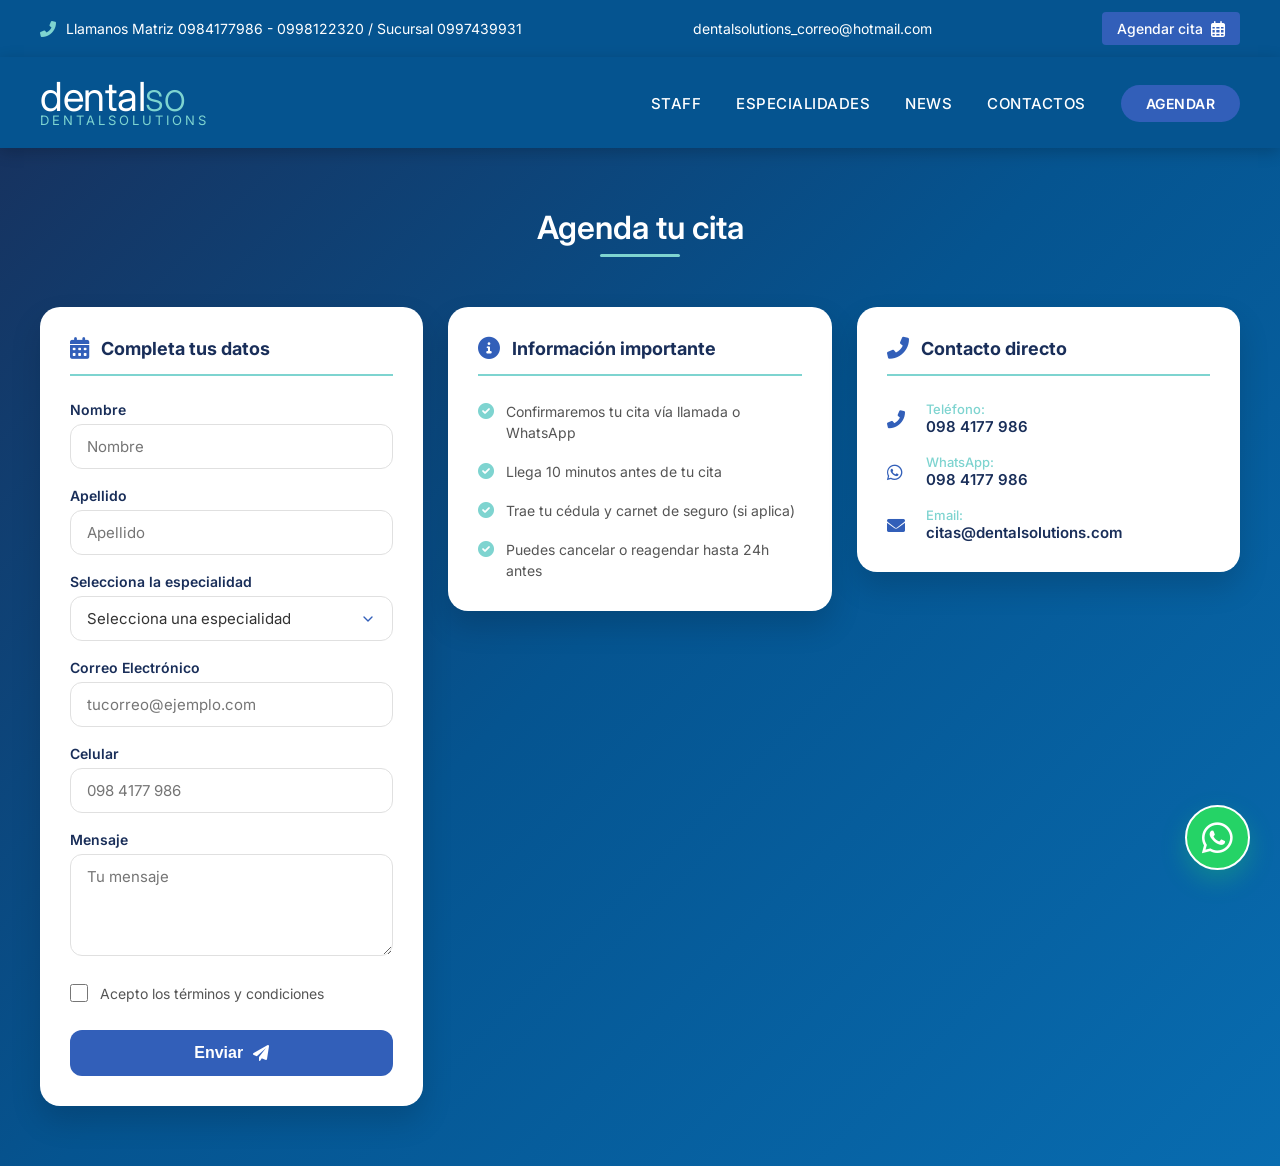
<file: agendar.html>
<!DOCTYPE html>
<html lang="es">
<head>
    <meta charset="UTF-8">
    <meta name="viewport" content="width=device-width, initial-scale=1.0">
    <title>Dental Solutions - Agendar Cita</title>
    <link rel="stylesheet" href="style.css">
    <link rel="stylesheet" href="https://cdnjs.cloudflare.com/ajax/libs/font-awesome/6.0.0/css/all.min.css">
    <link href="https://fonts.googleapis.com/css2?family=Inter:wght@300;400;500;600;700&display=swap" rel="stylesheet">
</head>
<body>
    <!-- Barra superior -->
    <div class="top-bar">
        <div class="container">
            <div class="contact-left">
                <i class="fas fa-phone-alt"></i>
                <span>Llamanos Matriz 0984177986 - 0998122320 / Sucursal 0997439931</span>
            </div>
            <span>dentalsolutions_correo@hotmail.com</span>
            <a href="agendar.html" class="appointment-link">
                Agendar cita <i class="far fa-calendar-alt"></i>
            </a>
        </div>
    </div>

    <!-- Header con logo clickeable -->
    <header>
        <div class="container header-content">
            <a href="index.html" class="logo-link">
                <div class="logo-wrapper">
                    <div class="logo">
                        dental<span>so</span>
                    </div>
                    <div class="logo-sub">Dentalsolutions</div>
                </div>
            </a>

            <div class="mobile-menu-btn" id="mobileBtn">
                <span></span>
                <span></span>
                <span></span>
            </div>

            <nav class="main-nav" id="mainNav">
                <ul class="nav-links">
                    <li><a href="staff1.html">Staff</a></li>
                    <li><a href="especialidades.html">Especialidades</a></li>
                    <li><a href="news.html">News</a></li>
                    <li><a href="contactos.html">Contactos</a></li>
                    <li><a href="agendar.html" class="btn-agendar-nav active">AGENDAR</a></li>
                </ul>
            </nav>
        </div>
    </header>

    <!-- Título de la página -->
    <section class="titulo-pagina">
        <div class="container">
            <h2>Agenda tu cita</h2>
        </div>
    </section>

    <!-- Contenedor principal simétrico -->
    <section class="seccion-principal">
        <div class="container">
            <div class="grid-simetrico">
                <!-- Formulario -->
                <div class="card card-formulario">
                    <div class="card-header">
                        <i class="fas fa-calendar-alt"></i>
                        <h3>Completa tus datos</h3>
                    </div>
                    <form id="agendarForm" class="formulario">
                        <div class="campo">
                            <label>Nombre</label>
                            <input type="text" placeholder="Nombre" required>
                        </div>

                        <div class="campo">
                            <label>Apellido</label>
                            <input type="text" placeholder="Apellido" required>
                        </div>

                        <div class="campo">
                            <label>Selecciona la especialidad</label>
                            <select required>
                                <option value="" disabled selected>Selecciona una especialidad</option>
                                <option value="implantes">Implantes</option>
                                <option value="ortodoncia">Ortodoncia</option>
                                <option value="estetica">Estética Dental</option>
                                <option value="endodoncia">Endodoncia</option>
                                <option value="periodoncia">Periodoncia</option>
                                <option value="cirugia">Cirugía Maxilofacial</option>
                                <option value="odontopediatria">Odontopediatría</option>
                                <option value="rehabilitacion">Rehabilitación Oral</option>
                            </select>
                        </div>

                        <div class="campo">
                            <label>Correo Electrónico</label>
                            <input type="email" placeholder="tucorreo@ejemplo.com" required>
                        </div>

                        <div class="campo">
                            <label>Celular</label>
                            <input type="tel" placeholder="098 4177 986" required>
                        </div>

                        <div class="campo">
                            <label>Mensaje</label>
                            <textarea rows="4" placeholder="Tu mensaje"></textarea>
                        </div>

                        <div class="terminos">
                            <input type="checkbox" id="terminos" required>
                            <label for="terminos">Acepto los términos y condiciones</label>
                        </div>

                        <button type="submit" class="btn-enviar">
                            Enviar <i class="fas fa-paper-plane"></i>
                        </button>
                    </form>
                </div>

                <!-- Información importante -->
                <div class="card card-info">
                    <div class="card-header">
                        <i class="fas fa-info-circle"></i>
                        <h3>Información importante</h3>
                    </div>
                    <ul class="lista-info">
                        <li>
                            <i class="fas fa-check-circle"></i>
                            <span>Confirmaremos tu cita vía llamada o WhatsApp</span>
                        </li>
                        <li>
                            <i class="fas fa-check-circle"></i>
                            <span>Llega 10 minutos antes de tu cita</span>
                        </li>
                        <li>
                            <i class="fas fa-check-circle"></i>
                            <span>Trae tu cédula y carnet de seguro (si aplica)</span>
                        </li>
                        <li>
                            <i class="fas fa-check-circle"></i>
                            <span>Puedes cancelar o reagendar hasta 24h antes</span>
                        </li>
                    </ul>
                </div>

                <!-- Contacto directo -->
                <div class="card card-contacto">
                    <div class="card-header">
                        <i class="fas fa-phone-alt"></i>
                        <h3>Contacto directo</h3>
                    </div>
                    <div class="contacto-items">
                        <div class="contacto-item">
                            <i class="fas fa-phone-alt"></i>
                            <div>
                                <span class="contacto-label">Teléfono:</span>
                                <span class="contacto-valor">098 4177 986</span>
                            </div>
                        </div>
                        <div class="contacto-item">
                            <i class="fab fa-whatsapp"></i>
                            <div>
                                <span class="contacto-label">WhatsApp:</span>
                                <span class="contacto-valor">098 4177 986</span>
                            </div>
                        </div>
                        <div class="contacto-item">
                            <i class="fas fa-envelope"></i>
                            <div>
                                <span class="contacto-label">Email:</span>
                                <span class="contacto-valor">citas@dentalsolutions.com</span>
                            </div>
                        </div>
                    </div>
                </div>
            </div>
        </div>
    </section>

    <!-- WhatsApp flotante -->
    <a href="https://wa.me/5984177986" class="whatsapp-float" target="_blank">
        <i class="fab fa-whatsapp"></i>
    </a>

    <style>
        * {
            margin: 0;
            padding: 0;
            box-sizing: border-box;
        }

        body {
            font-family: 'Inter', sans-serif;
            background: linear-gradient(135deg, #192E59, #055490, #086cb0);
            color: white;
        }

        .container {
            max-width: 1300px;
            margin: 0 auto;
            padding: 0 40px;
        }

        /* Top Bar */
        .top-bar {
            background-color: #055490;
            padding: 12px 0;
            font-size: 14px;
        }

        .top-bar .container {
            display: flex;
            justify-content: space-between;
            align-items: center;
        }

        .contact-left {
            display: flex;
            align-items: center;
            gap: 10px;
            color: white;
        }

        .appointment-link {
            display: flex;
            align-items: center;
            gap: 8px;
            color: white;
            text-decoration: none;
            font-weight: 500;
        }

        /* Header */
        header {
            background: #055490;
            padding: 20px 0;
            box-shadow: 0 4px 15px rgba(0,0,0,0.2);
        }

        .header-content {
            display: flex;
            justify-content: space-between;
            align-items: center;
        }

        .logo-wrapper {
            display: flex;
            flex-direction: column;
        }

        .logo {
            font-size: 40px;
            font-weight: 400;
            color: white;
            line-height: 1;
        }

        .logo span {
            color: #7ed4d0;
            font-weight: 300;
        }

        .logo-sub {
            font-size: 13px;
            color: #7ed4d0;
            letter-spacing: 3px;
            text-transform: uppercase;
        }

        .nav-links {
            display: flex;
            list-style: none;
            gap: 35px;
        }

        .nav-links a {
            text-decoration: none;
            color: white;
            font-size: 15px;
            font-weight: 500;
            text-transform: uppercase;
            transition: color 0.3s;
        }

        .nav-links a:hover,
        .nav-links a.active {
            color: #7ed4d0;
        }

        .btn-agendar-nav {
            background-color: #325fb9 !important;
            padding: 10px 25px !important;
            border-radius: 30px;
            font-weight: 600 !important;
        }

        /* Título página */
        .titulo-pagina {
            padding: 60px 0 20px;
            text-align: center;
        }

        .titulo-pagina h2 {
            font-size: 32px;
            font-weight: 600;
            color: white;
            position: relative;
            display: inline-block;
            padding-bottom: 10px;
        }

        .titulo-pagina h2::after {
            content: '';
            position: absolute;
            bottom: 0;
            left: 50%;
            transform: translateX(-50%);
            width: 80px;
            height: 3px;
            background: #7ed4d0;
            border-radius: 2px;
        }

        /* Grid simétrico - 3 columnas iguales */
        .grid-simetrico {
            display: grid;
            grid-template-columns: repeat(3, 1fr);
            gap: 25px;
            margin: 30px 0 60px;
        }

        /* Cards base - todas iguales */
        .card {
            background: white;
            border-radius: 20px;
            padding: 30px;
            box-shadow: 0 15px 30px rgba(0, 0, 0, 0.15);
            transition: transform 0.3s;
            display: flex;
            flex-direction: column;
            height: fit-content;
        }

        .card:hover {
            transform: translateY(-5px);
            box-shadow: 0 20px 40px rgba(0, 0, 0, 0.2);
        }

        /* Header de cards */
        .card-header {
            display: flex;
            align-items: center;
            gap: 12px;
            margin-bottom: 25px;
            border-bottom: 2px solid #7ed4d0;
            padding-bottom: 15px;
        }

        .card-header i {
            font-size: 22px;
            color: #325fb9;
        }

        .card-header h3 {
            color: #192E59;
            font-size: 18px;
            font-weight: 700;
        }

        /* Formulario */
        .formulario {
            display: flex;
            flex-direction: column;
            gap: 18px;
        }

        .campo {
            display: flex;
            flex-direction: column;
            gap: 6px;
        }

        .campo label {
            color: #192E59;
            font-size: 14px;
            font-weight: 600;
        }

        .campo input,
        .campo select,
        .campo textarea {
            padding: 12px 16px;
            border-radius: 12px;
            border: 1px solid #e0e0e0;
            background: white;
            color: #333;
            font-family: 'Inter', sans-serif;
            font-size: 15px;
            transition: all 0.3s;
        }

        .campo input:focus,
        .campo select:focus,
        .campo textarea:focus {
            outline: none;
            border-color: #325fb9;
            box-shadow: 0 0 0 3px rgba(50, 95, 185, 0.1);
        }

        .campo select {
            cursor: pointer;
            appearance: none;
            background-image: url("data:image/svg+xml,%3Csvg xmlns='http://www.w3.org/2000/svg' width='16' height='16' viewBox='0 0 24 24' fill='none' stroke='%23325fb9' stroke-width='2' stroke-linecap='round' stroke-linejoin='round'%3E%3Cpolyline points='6 9 12 15 18 9'%3E%3C/polyline%3E%3C/svg%3E");
            background-repeat: no-repeat;
            background-position: right 16px center;
        }

        .terminos {
            display: flex;
            align-items: center;
            gap: 12px;
            margin: 10px 0;
        }

        .terminos input[type="checkbox"] {
            width: 18px;
            height: 18px;
            accent-color: #325fb9;
            cursor: pointer;
        }

        .terminos label {
            color: #555;
            font-size: 14px;
        }

        .btn-enviar {
            background: #325fb9;
            color: white;
            border: none;
            padding: 14px;
            border-radius: 12px;
            font-size: 16px;
            font-weight: 600;
            cursor: pointer;
            transition: all 0.3s;
            display: flex;
            align-items: center;
            justify-content: center;
            gap: 10px;
        }

        .btn-enviar:hover {
            background: #254a94;
            transform: translateY(-2px);
            box-shadow: 0 10px 20px rgba(50, 95, 185, 0.3);
        }

        /* Lista información */
        .lista-info {
            list-style: none;
            display: flex;
            flex-direction: column;
            gap: 18px;
        }

        .lista-info li {
            display: flex;
            align-items: flex-start;
            gap: 12px;
            color: #555;
            font-size: 14px;
            line-height: 1.5;
        }

        .lista-info li i {
            color: #7ed4d0;
            font-size: 16px;
            margin-top: 2px;
        }

        /* Contacto items */
        .contacto-items {
            display: flex;
            flex-direction: column;
            gap: 18px;
        }

        .contacto-item {
            display: flex;
            align-items: center;
            gap: 15px;
        }

        .contacto-item i {
            font-size: 18px;
            color: #325fb9;
            width: 24px;
        }

        .contacto-item div {
            display: flex;
            flex-direction: column;
        }

        .contacto-label {
            font-size: 13px;
            color: #7ed4d0;
            font-weight: 500;
        }

        .contacto-valor {
            font-size: 15px;
            color: #192E59;
            font-weight: 600;
        }

        /* WhatsApp */
        .whatsapp-float {
            position: fixed;
            bottom: 30px;
            right: 30px;
            background: #25D366;
            color: white;
            width: 65px;
            height: 65px;
            border-radius: 50%;
            display: flex;
            align-items: center;
            justify-content: center;
            font-size: 35px;
            text-decoration: none;
            z-index: 1000;
            box-shadow: 0 10px 25px rgba(37, 211, 102, 0.3);
            border: 2px solid white;
            transition: all 0.3s;
        }

        .whatsapp-float:hover {
            transform: scale(1.1) rotate(360deg);
        }

        /* Responsive */
        @media (max-width: 992px) {
            .grid-simetrico {
                grid-template-columns: repeat(2, 1fr);
            }
            
            .card-formulario {
                grid-column: span 2;
            }
        }

        @media (max-width: 768px) {
            .grid-simetrico {
                grid-template-columns: 1fr;
            }
            
            .card-formulario {
                grid-column: span 1;
            }
            
            .card {
                padding: 25px;
            }
            
            .titulo-pagina h2 {
                font-size: 26px;
            }
        }

        @media (max-width: 480px) {
            .container {
                padding: 0 20px;
            }
        }
    </style>

    <script>
        document.getElementById('mobileBtn').addEventListener('click', function() {
            document.getElementById('mainNav').classList.toggle('active');
            this.classList.toggle('active');
        });

        document.getElementById('agendarForm').addEventListener('submit', function(e) {
            e.preventDefault();
            alert('¡Cita agendada con éxito! Te contactaremos para confirmar.');
            this.reset();
        });
    </script>
</body>
</html>
</file>
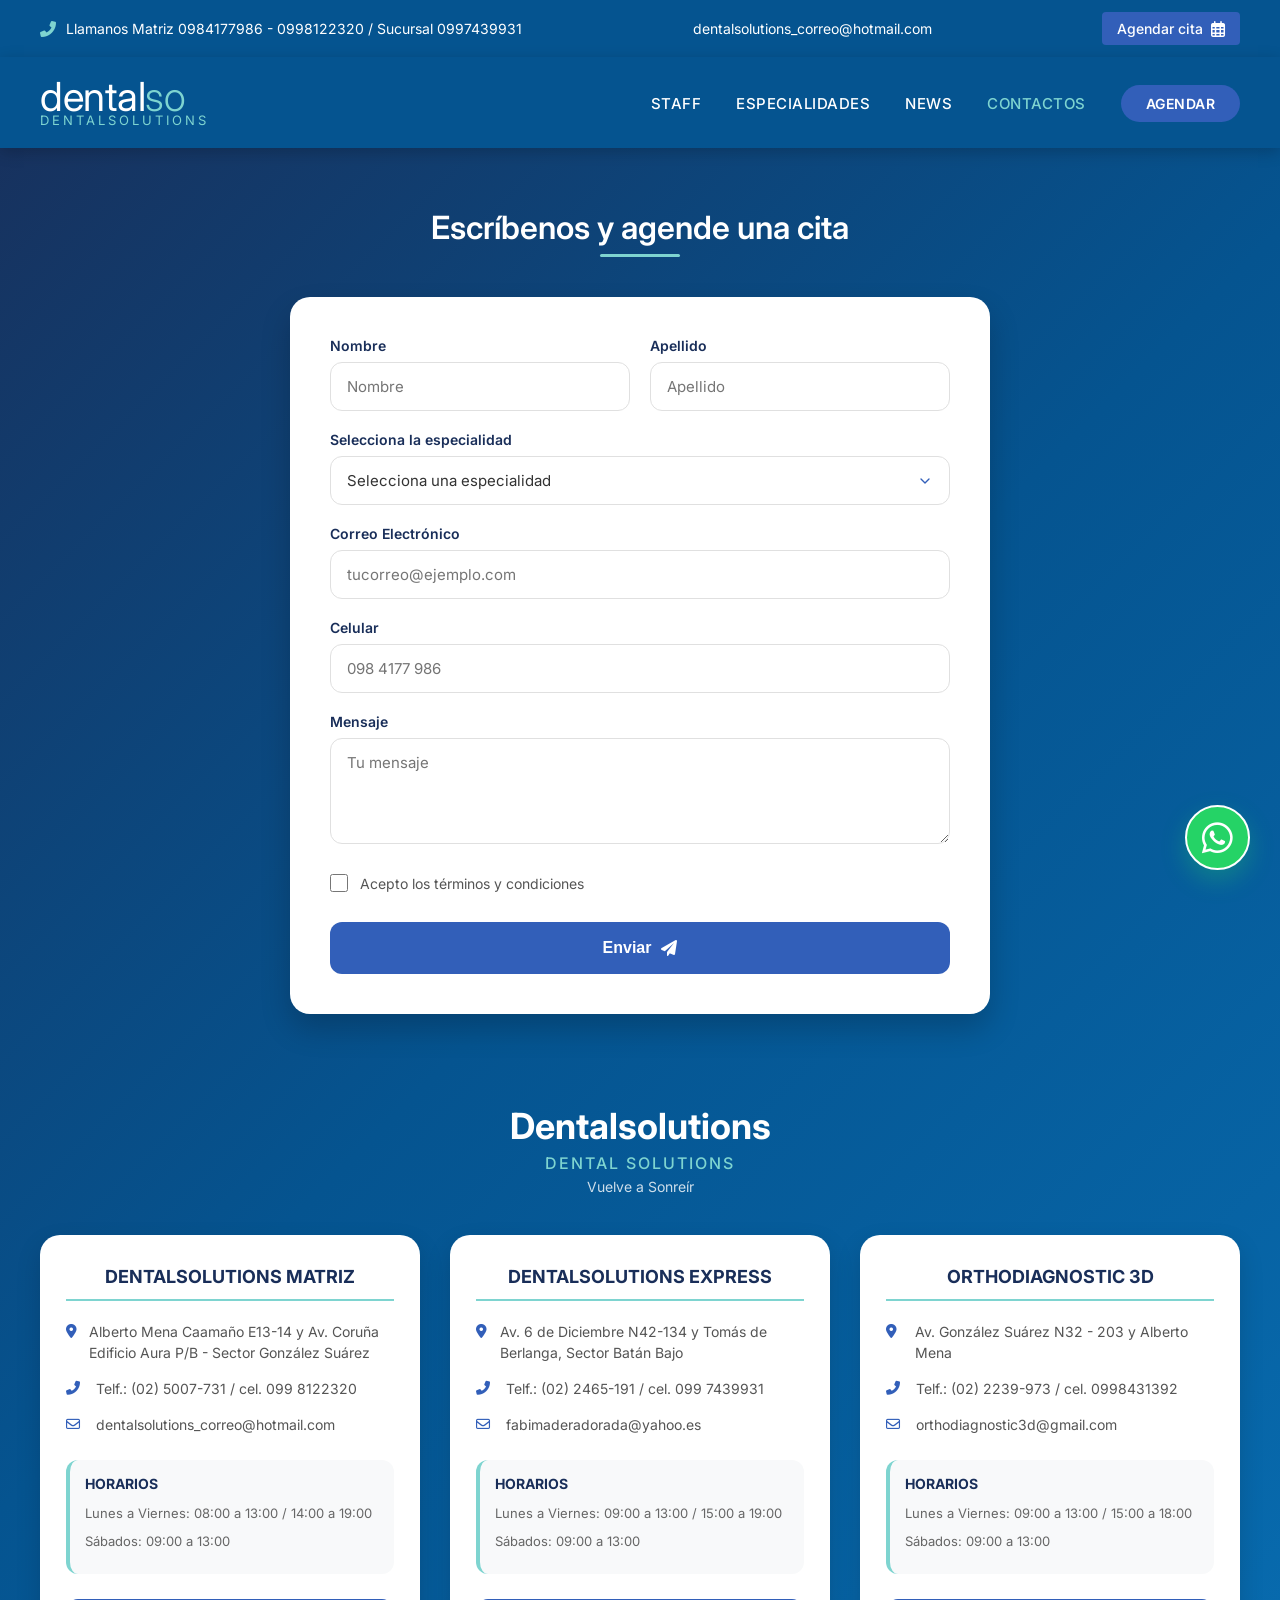
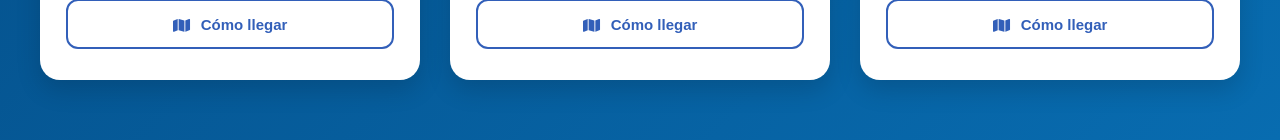
<file: contactos.html>
<!DOCTYPE html>
<html lang="es">
<head>
    <meta charset="UTF-8">
    <meta name="viewport" content="width=device-width, initial-scale=1.0">
    <title>Dental Solutions - Contactos</title>
    <link rel="stylesheet" href="style.css">
    <link rel="stylesheet" href="https://cdnjs.cloudflare.com/ajax/libs/font-awesome/6.0.0/css/all.min.css">
    <link href="https://fonts.googleapis.com/css2?family=Inter:wght@300;400;500;600;700&display=swap" rel="stylesheet">
</head>
<body>
    <!-- Barra superior -->
    <div class="top-bar">
        <div class="container">
            <div class="contact-left">
                <i class="fas fa-phone-alt"></i>
                <span>Llamanos Matriz 0984177986 - 0998122320 / Sucursal 0997439931</span>
            </div>
            <span>dentalsolutions_correo@hotmail.com</span>
            <a href="agendar.html" class="appointment-link">
                Agendar cita <i class="far fa-calendar-alt"></i>
            </a>
        </div>
    </div>

    <!-- Header con logo clickeable -->
    <header>
        <div class="container header-content">
            <a href="index.html" class="logo-link">
                <div class="logo-wrapper">
                    <div class="logo">
                        dental<span>so</span>
                    </div>
                    <div class="logo-sub">Dentalsolutions</div>
                </div>
            </a>

            <div class="mobile-menu-btn" id="mobileBtn">
                <span></span>
                <span></span>
                <span></span>
            </div>

            <nav class="main-nav" id="mainNav">
                <ul class="nav-links">
                    <li><a href="staff1.html">Staff</a></li>
                    <li><a href="especialidades.html">Especialidades</a></li>
                    <li><a href="news.html">News</a></li>
                    <li><a href="contactos.html" class="active">Contactos</a></li>
                    <li><a href="agendar.html" class="btn-agendar-nav">AGENDAR</a></li>
                </ul>
            </nav>
        </div>
    </header>

    <!-- Título principal -->
    <section class="titulo-principal">
        <div class="container">
            <h2>Escríbenos y agende una cita</h2>
        </div>
    </section>

    <!-- Formulario de contacto -->
    <section class="seccion-formulario">
        <div class="container">
            <div class="formulario-contenedor">
                <form id="contactForm" class="formulario">
                    <div class="fila-doble">
                        <div class="campo">
                            <label>Nombre</label>
                            <input type="text" placeholder="Nombre" required>
                        </div>
                        <div class="campo">
                            <label>Apellido</label>
                            <input type="text" placeholder="Apellido" required>
                        </div>
                    </div>

                    <div class="campo">
                        <label>Selecciona la especialidad</label>
                        <select required>
                            <option value="" disabled selected>Selecciona una especialidad</option>
                            <option value="implantes">Implantes</option>
                            <option value="ortodoncia">Ortodoncia</option>
                            <option value="estetica">Estética Dental</option>
                            <option value="endodoncia">Endodoncia</option>
                            <option value="periodoncia">Periodoncia</option>
                            <option value="cirugia">Cirugía Maxilofacial</option>
                            <option value="odontopediatria">Odontopediatría</option>
                            <option value="rehabilitacion">Rehabilitación Oral</option>
                        </select>
                    </div>

                    <div class="campo">
                        <label>Correo Electrónico</label>
                        <input type="email" placeholder="tucorreo@ejemplo.com" required>
                    </div>

                    <div class="campo">
                        <label>Celular</label>
                        <input type="tel" placeholder="098 4177 986" required>
                    </div>

                    <div class="campo">
                        <label>Mensaje</label>
                        <textarea rows="4" placeholder="Tu mensaje"></textarea>
                    </div>

                    <div class="terminos">
                        <input type="checkbox" id="terminos" required>
                        <label for="terminos">Acepto los términos y condiciones</label>
                    </div>

                    <button type="submit" class="btn-enviar">
                        Enviar <i class="fas fa-paper-plane"></i>
                    </button>
                </form>
            </div>
        </div>
    </section>

    <!-- Título Dental Solutions -->
    <section class="titulo-sedes">
        <div class="container">
            <h2>Dentalsolutions</h2>
            <p class="subtitulo">DENTAL SOLUTIONS</p>
            <p class="lema">Vuelve a Sonreír</p>
        </div>
    </section>

    <!-- Grid de sedes -->
    <section class="seccion-sedes">
        <div class="container">
            <div class="grid-sedes">
                <!-- MATRIZ -->
                <div class="tarjeta-sede">
                    <h3>DENTALSOLUTIONS MATRIZ</h3>
                    <p class="direccion">
                        <i class="fas fa-map-marker-alt"></i>
                        Alberto Mena Caamaño E13-14 y Av. Coruña Edificio Aura P/B - Sector González Suárez
                    </p>
                    <p class="telefono">
                        <i class="fas fa-phone-alt"></i>
                        Telf.: (02) 5007-731 / cel. 099 8122320
                    </p>
                    <p class="email">
                        <i class="far fa-envelope"></i>
                        dentalsolutions_correo@hotmail.com
                    </p>
                    <div class="horarios">
                        <h4>HORARIOS</h4>
                        <p>Lunes a Viernes: 08:00 a 13:00 / 14:00 a 19:00</p>
                        <p>Sábados: 09:00 a 13:00</p>
                    </div>
                    <button class="btn-llegar" onclick="abrirMapa('matriz')">
                        <i class="fas fa-map"></i> Cómo llegar
                    </button>
                </div>

                <!-- EXPRESS -->
                <div class="tarjeta-sede">
                    <h3>DENTALSOLUTIONS EXPRESS</h3>
                    <p class="direccion">
                        <i class="fas fa-map-marker-alt"></i>
                        Av. 6 de Diciembre N42-134 y Tomás de Berlanga, Sector Batán Bajo
                    </p>
                    <p class="telefono">
                        <i class="fas fa-phone-alt"></i>
                        Telf.: (02) 2465-191 / cel. 099 7439931
                    </p>
                    <p class="email">
                        <i class="far fa-envelope"></i>
                        fabimaderadorada@yahoo.es
                    </p>
                    <div class="horarios">
                        <h4>HORARIOS</h4>
                        <p>Lunes a Viernes: 09:00 a 13:00 / 15:00 a 19:00</p>
                        <p>Sábados: 09:00 a 13:00</p>
                    </div>
                    <button class="btn-llegar" onclick="abrirMapa('express')">
                        <i class="fas fa-map"></i> Cómo llegar
                    </button>
                </div>

                <!-- ORTHODIAGNOSTIC 3D -->
                <div class="tarjeta-sede">
                    <h3>ORTHODIAGNOSTIC 3D</h3>
                    <p class="direccion">
                        <i class="fas fa-map-marker-alt"></i>
                        Av. González Suárez N32 - 203 y Alberto Mena
                    </p>
                    <p class="telefono">
                        <i class="fas fa-phone-alt"></i>
                        Telf.: (02) 2239-973 / cel. 0998431392
                    </p>
                    <p class="email">
                        <i class="far fa-envelope"></i>
                        orthodiagnostic3d@gmail.com
                    </p>
                    <div class="horarios">
                        <h4>HORARIOS</h4>
                        <p>Lunes a Viernes: 09:00 a 13:00 / 15:00 a 18:00</p>
                        <p>Sábados: 09:00 a 13:00</p>
                    </div>
                    <button class="btn-llegar" onclick="abrirMapa('ortho')">
                        <i class="fas fa-map"></i> Cómo llegar
                    </button>
                </div>
            </div>
        </div>
    </section>

    <!-- Modal del mapa -->
    <div id="mapModal" class="modal">
        <div class="modal-contenido">
            <button class="cerrar-modal" onclick="cerrarMapa()">
                <i class="fas fa-times"></i>
            </button>
            <div id="map-container" class="mapa-modal"></div>
        </div>
    </div>

    <!-- WhatsApp flotante -->
    <a href="https://wa.me/5984177986" class="whatsapp-float" target="_blank">
        <i class="fab fa-whatsapp"></i>
    </a>

    <style>
        * {
            margin: 0;
            padding: 0;
            box-sizing: border-box;
        }

        body {
            font-family: 'Inter', sans-serif;
            background: linear-gradient(135deg, #192E59, #055490, #086cb0);
            color: white;
        }

        .container {
            max-width: 1300px;
            margin: 0 auto;
            padding: 0 40px;
        }

        /* Top Bar */
        .top-bar {
            background-color: #055490;
            padding: 12px 0;
            font-size: 14px;
        }

        .top-bar .container {
            display: flex;
            justify-content: space-between;
            align-items: center;
        }

        .contact-left {
            display: flex;
            align-items: center;
            gap: 10px;
            color: white;
        }

        .appointment-link {
            display: flex;
            align-items: center;
            gap: 8px;
            color: white;
            text-decoration: none;
            font-weight: 500;
        }

        /* Header */
        header {
            background: #055490;
            padding: 20px 0;
            box-shadow: 0 4px 15px rgba(0,0,0,0.2);
        }

        .header-content {
            display: flex;
            justify-content: space-between;
            align-items: center;
        }

        .logo-wrapper {
            display: flex;
            flex-direction: column;
        }

        .logo {
            font-size: 40px;
            font-weight: 400;
            color: white;
            line-height: 1;
        }

        .logo span {
            color: #7ed4d0;
            font-weight: 300;
        }

        .logo-sub {
            font-size: 13px;
            color: #7ed4d0;
            letter-spacing: 3px;
            text-transform: uppercase;
        }

        .nav-links {
            display: flex;
            list-style: none;
            gap: 35px;
        }

        .nav-links a {
            text-decoration: none;
            color: white;
            font-size: 15px;
            font-weight: 500;
            text-transform: uppercase;
            transition: color 0.3s;
        }

        .nav-links a:hover,
        .nav-links a.active {
            color: #7ed4d0;
        }

        .btn-agendar-nav {
            background-color: #325fb9 !important;
            padding: 10px 25px !important;
            border-radius: 30px;
            font-weight: 600 !important;
        }

        .btn-agendar-nav:hover {
            background-color: #254a94 !important;
            color: white !important;
        }

        /* Título principal */
        .titulo-principal {
            padding: 60px 0 20px;
            text-align: center;
        }

        .titulo-principal h2 {
            font-size: 32px;
            font-weight: 600;
            color: white;
            position: relative;
            display: inline-block;
            padding-bottom: 10px;
        }

        .titulo-principal h2::after {
            content: '';
            position: absolute;
            bottom: 0;
            left: 50%;
            transform: translateX(-50%);
            width: 80px;
            height: 3px;
            background: #7ed4d0;
            border-radius: 2px;
        }

        /* Formulario */
        .seccion-formulario {
            padding: 20px 0 50px;
        }

        .formulario-contenedor {
            max-width: 700px;
            margin: 0 auto;
            background: white;
            border-radius: 20px;
            padding: 40px;
            box-shadow: 0 15px 30px rgba(0, 0, 0, 0.2);
        }

        .formulario {
            display: flex;
            flex-direction: column;
            gap: 20px;
        }

        .fila-doble {
            display: grid;
            grid-template-columns: 1fr 1fr;
            gap: 20px;
        }

        .campo {
            display: flex;
            flex-direction: column;
            gap: 8px;
        }

        .campo label {
            color: #192E59;
            font-size: 14px;
            font-weight: 600;
        }

        .campo input,
        .campo select,
        .campo textarea {
            padding: 14px 16px;
            border-radius: 12px;
            border: 1px solid #e0e0e0;
            background: white;
            color: #333;
            font-family: 'Inter', sans-serif;
            font-size: 15px;
            transition: all 0.3s;
        }

        .campo input:focus,
        .campo select:focus,
        .campo textarea:focus {
            outline: none;
            border-color: #325fb9;
            box-shadow: 0 0 0 3px rgba(50, 95, 185, 0.1);
        }

        .campo select {
            cursor: pointer;
            appearance: none;
            background-image: url("data:image/svg+xml,%3Csvg xmlns='http://www.w3.org/2000/svg' width='16' height='16' viewBox='0 0 24 24' fill='none' stroke='%23325fb9' stroke-width='2' stroke-linecap='round' stroke-linejoin='round'%3E%3Cpolyline points='6 9 12 15 18 9'%3E%3C/polyline%3E%3C/svg%3E");
            background-repeat: no-repeat;
            background-position: right 16px center;
        }

        .terminos {
            display: flex;
            align-items: center;
            gap: 12px;
            margin: 10px 0;
        }

        .terminos input[type="checkbox"] {
            width: 18px;
            height: 18px;
            accent-color: #325fb9;
            cursor: pointer;
        }

        .terminos label {
            color: #555;
            font-size: 14px;
        }

        .btn-enviar {
            background: #325fb9;
            color: white;
            border: none;
            padding: 16px;
            border-radius: 12px;
            font-size: 16px;
            font-weight: 600;
            cursor: pointer;
            transition: all 0.3s;
            display: flex;
            align-items: center;
            justify-content: center;
            gap: 10px;
            border: 1px solid transparent;
        }

        .btn-enviar:hover {
            background: #254a94;
            transform: translateY(-2px);
            box-shadow: 0 10px 20px rgba(50, 95, 185, 0.3);
        }

        /* Título sedes */
        .titulo-sedes {
            padding: 40px 0 20px;
            text-align: center;
        }

        .titulo-sedes h2 {
            font-size: 36px;
            font-weight: 700;
            color: white;
        }

        .subtitulo {
            color: #7ed4d0;
            font-size: 16px;
            letter-spacing: 2px;
            margin: 5px 0;
            font-weight: 500;
        }

        .lema {
            font-size: 14px;
            color: rgba(255,255,255,0.8);
        }

        /* Grid de sedes */
        .seccion-sedes {
            padding: 20px 0 60px;
        }

        .grid-sedes {
            display: grid;
            grid-template-columns: repeat(3, 1fr);
            gap: 30px;
        }

        .tarjeta-sede {
            background: white;
            border-radius: 20px;
            padding: 30px 25px;
            transition: all 0.3s ease;
            box-shadow: 0 10px 25px rgba(0, 0, 0, 0.15);
            border: 1px solid rgba(255,255,255,0.1);
        }

        .tarjeta-sede:hover {
            transform: translateY(-8px);
            box-shadow: 0 20px 35px rgba(50, 95, 185, 0.3);
            border-color: #325fb9;
        }

        .tarjeta-sede h3 {
            font-size: 18px;
            font-weight: 700;
            margin-bottom: 20px;
            color: #192E59;
            text-align: center;
            border-bottom: 2px solid #7ed4d0;
            padding-bottom: 12px;
        }

        .tarjeta-sede p {
            margin-bottom: 15px;
            display: flex;
            align-items: flex-start;
            gap: 12px;
            font-size: 14px;
            line-height: 1.5;
            color: #555;
        }

        .tarjeta-sede i {
            color: #325fb9;
            width: 18px;
            margin-top: 3px;
        }

        .horarios {
            margin: 25px 0;
            padding: 15px;
            background: #f8f9fa;
            border-radius: 12px;
            border-left: 4px solid #7ed4d0;
        }

        .horarios h4 {
            color: #192E59;
            font-size: 14px;
            margin-bottom: 12px;
            font-weight: 700;
        }

        .horarios p {
            margin-bottom: 8px;
            font-size: 13px;
            color: #666;
        }

        .btn-llegar {
            width: 100%;
            padding: 14px;
            background: transparent;
            border: 2px solid #325fb9;
            color: #325fb9;
            border-radius: 12px;
            font-weight: 600;
            font-size: 15px;
            cursor: pointer;
            transition: all 0.3s;
            display: flex;
            align-items: center;
            justify-content: center;
            gap: 10px;
        }

        .btn-llegar:hover {
            background: #325fb9;
            color: white;
            transform: translateY(-2px);
            box-shadow: 0 8px 15px rgba(50, 95, 185, 0.3);
        }

        /* Modal */
        .modal {
            display: none;
            position: fixed;
            top: 0;
            left: 0;
            width: 100%;
            height: 100%;
            background: rgba(0, 0, 0, 0.8);
            z-index: 10000;
            align-items: center;
            justify-content: center;
            backdrop-filter: blur(5px);
        }

        .modal-contenido {
            background: white;
            border-radius: 20px;
            padding: 20px;
            width: 90%;
            max-width: 800px;
            position: relative;
            animation: modalEntrada 0.3s ease;
        }

        @keyframes modalEntrada {
            from {
                transform: scale(0.9);
                opacity: 0;
            }
            to {
                transform: scale(1);
                opacity: 1;
            }
        }

        .cerrar-modal {
            position: absolute;
            top: -15px;
            right: -15px;
            width: 40px;
            height: 40px;
            background: #325fb9;
            border: none;
            border-radius: 50%;
            color: white;
            cursor: pointer;
            display: flex;
            align-items: center;
            justify-content: center;
            border: 2px solid white;
            z-index: 10;
            transition: all 0.3s;
        }

        .cerrar-modal:hover {
            background: #7ed4d0;
            transform: rotate(90deg);
        }

        .mapa-modal {
            width: 100%;
            height: 400px;
            border-radius: 12px;
            overflow: hidden;
        }

        .mapa-modal iframe {
            width: 100%;
            height: 100%;
            border: 0;
        }

        /* WhatsApp */
        .whatsapp-float {
            position: fixed;
            bottom: 30px;
            right: 30px;
            background: #25D366;
            color: white;
            width: 65px;
            height: 65px;
            border-radius: 50%;
            display: flex;
            align-items: center;
            justify-content: center;
            font-size: 35px;
            text-decoration: none;
            z-index: 1000;
            transition: all 0.3s;
            box-shadow: 0 10px 25px rgba(37, 211, 102, 0.3);
            border: 2px solid white;
        }

        .whatsapp-float:hover {
            transform: scale(1.1) rotate(360deg);
        }

        /* Responsive */
        @media (max-width: 992px) {
            .grid-sedes {
                grid-template-columns: repeat(2, 1fr);
            }
        }

        @media (max-width: 768px) {
            .fila-doble {
                grid-template-columns: 1fr;
            }
            
            .grid-sedes {
                grid-template-columns: 1fr;
                max-width: 450px;
                margin: 0 auto;
            }
            
            .titulo-principal h2 {
                font-size: 26px;
            }
            
            .formulario-contenedor {
                padding: 25px;
            }
            
            .mapa-modal {
                height: 300px;
            }
        }
    </style>

    <script>
        const mapas = {
            matriz: 'https://www.google.com/maps/embed?pb=!1m18!1m12!1m3!1d3989.789962046723!2d-78.524962!3d-0.22985!2m3!1f0!2f0!3f0!3m2!1i1024!2i768!4f13.1!3m3!1m2!1s0x0%3A0x0!2zMMKwMTMnNDcuNSJTIDc4wrAzMScyOS44Ilc!5e0!3m2!1ses!2sec!4v1620000000000!5m2!1ses!2sec',
            express: 'https://www.google.com/maps/embed?pb=!1m18!1m12!1m3!1d3989.789962046723!2d-78.524962!3d-0.22985!2m3!1f0!2f0!3f0!3m2!1i1024!2i768!4f13.1!3m3!1m2!1s0x0%3A0x0!2zMMKwMTMnNDcuNSJTIDc4wrAzMScyOS44Ilc!5e0!3m2!1ses!2sec!4v1620000000000!5m2!1ses!2sec',
            ortho: 'https://www.google.com/maps/embed?pb=!1m18!1m12!1m3!1d3989.789962046723!2d-78.524962!3d-0.22985!2m3!1f0!2f0!3f0!3m2!1i1024!2i768!4f13.1!3m3!1m2!1s0x0%3A0x0!2zMMKwMTMnNDcuNSJTIDc4wrAzMScyOS44Ilc!5e0!3m2!1ses!2sec!4v1620000000000!5m2!1ses!2sec'
        };

        function abrirMapa(sede) {
            document.getElementById('map-container').innerHTML = `<iframe src="${mapas[sede]}" allowfullscreen="" loading="lazy"></iframe>`;
            document.getElementById('mapModal').style.display = 'flex';
        }

        function cerrarMapa() {
            document.getElementById('mapModal').style.display = 'none';
            document.getElementById('map-container').innerHTML = '';
        }

        window.onclick = function(event) {
            const modal = document.getElementById('mapModal');
            if (event.target == modal) {
                cerrarMapa();
            }
        }

        document.getElementById('mobileBtn').addEventListener('click', function() {
            document.getElementById('mainNav').classList.toggle('active');
            this.classList.toggle('active');
        });

        document.getElementById('contactForm').addEventListener('submit', function(e) {
            e.preventDefault();
            alert('¡Mensaje enviado con éxito!');
            this.reset();
        });
    </script>
</body>
</html>
</file>
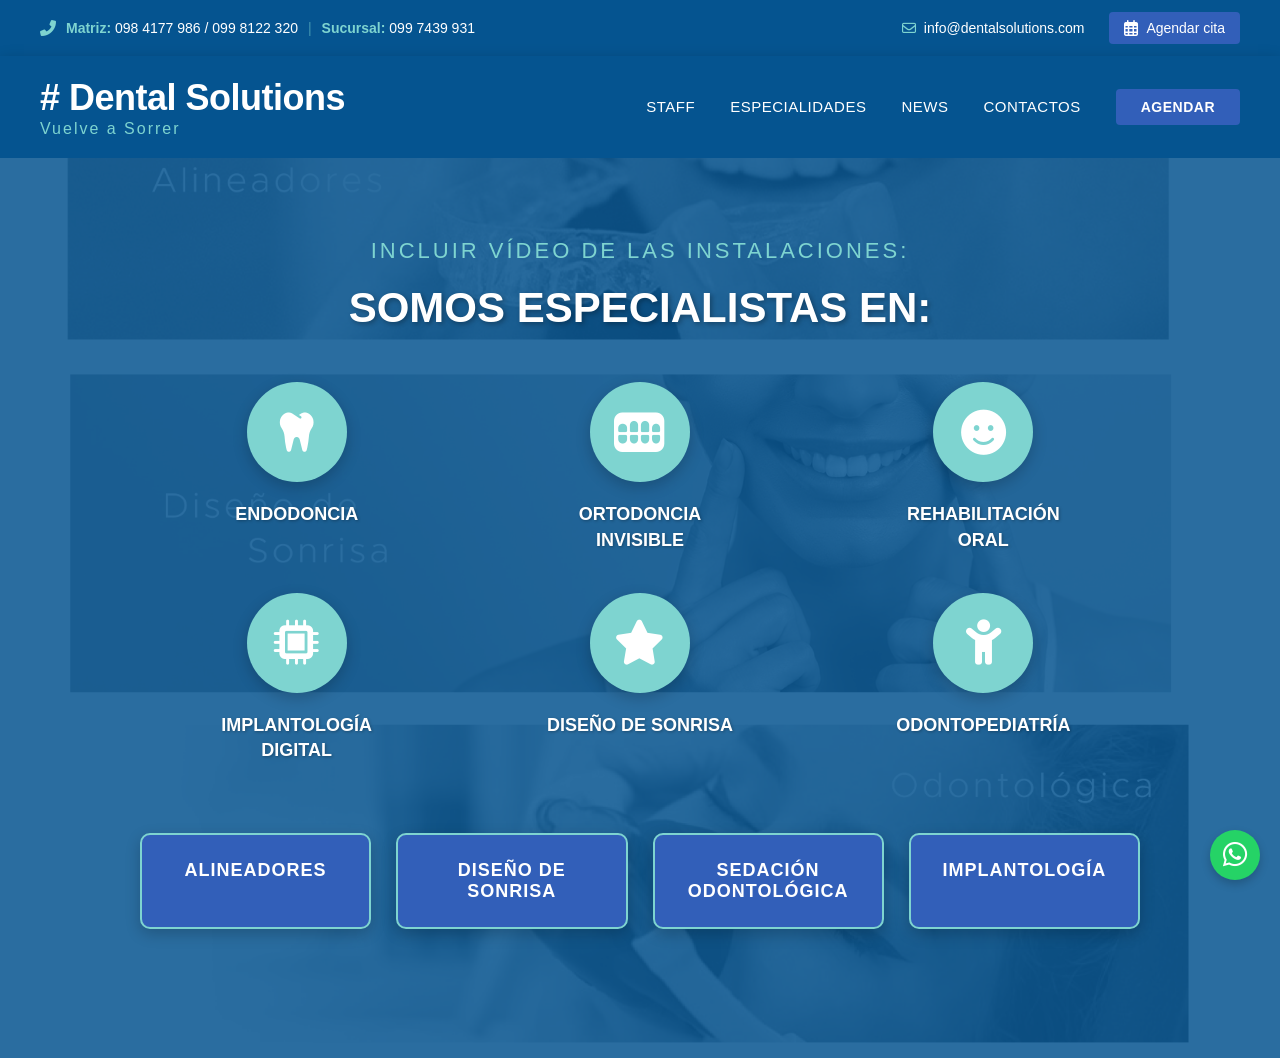
<file: especialidades.html>
<!DOCTYPE html>
<html lang="es">
<head>
    <meta charset="UTF-8">
    <meta name="viewport" content="width=device-width, initial-scale=1.0">
    <title>Dental Solutions - Especialidades</title>
    <link rel="stylesheet" href="style.css">
    <link rel="stylesheet" href="https://cdnjs.cloudflare.com/ajax/libs/font-awesome/6.0.0/css/all.min.css">
</head>
<body>
    <!-- Barra superior -->
    <div class="top-bar">
        <div class="container">
            <div class="contact-left">
                <i class="fas fa-phone-alt"></i>
                <span class="phone-numbers">
                    <span class="phone-item"><strong>Matriz:</strong> 098 4177 986 / 099 8122 320</span>
                    <span class="phone-separator">|</span>
                    <span class="phone-item"><strong>Sucursal:</strong> 099 7439 931</span>
                </span>
            </div>
            <div class="top-bar-right">
                <span class="email-top">
                    <i class="far fa-envelope"></i> info@dentalsolutions.com
                </span>
                <a href="agendar.html" class="appointment-link">
                    <i class="far fa-calendar-alt"></i> Agendar cita
                </a>
            </div>
        </div>
    </div>

    <!-- Header con logo clickeable -->
    <header>
        <div class="container header-content">
            <a href="index.html" class="logo-link">
                <div class="logo-container">
                    <h1 class="logo-dental"># Dental Solutions</h1>
                    <p class="logo-vuelve">Vuelve a Sorrer</p>
                </div>
            </a>

            <div class="mobile-menu-btn" id="mobileBtn">
                <span></span>
                <span></span>
                <span></span>
            </div>

            <nav class="main-nav" id="mainNav">
                <ul class="nav-links">
                    <li><a href="staff1.html">Staff</a></li>
                    <li><a href="especialidades.html" class="active">Especialidades</a></li>
                    <li><a href="news.html">News</a></li>
                    <li><a href="contactos.html">Contactos</a></li>
                    <li><a href="agendar.html" class="btn-agendar-nav">AGENDAR</a></li>
                </ul>
            </nav>
        </div>
    </header>

    <!-- Sección principal con fondo azul y efecto parallax -->
    <section class="especialidades-azul" id="parallax">
        <div class="container">
            <!-- Título de video (anotación verde) -->
            <h2 class="video-titulo-blanco">Incluir vídeo de las instalaciones:</h2>
            
            <!-- Título SOMOS ESPECIALISTAS EN: -->
            <h3 class="especialistas-titulo-blanco">SOMOS ESPECIALISTAS EN:</h3>
            
            <!-- Especialidades con iconos -->
            <div class="especialidades-iconos-grid">
                <!-- ENDODONCIA -->
                <div class="especialidad-icono-item">
                    <div class="icono-circulo">
                        <i class="fas fa-tooth"></i>
                    </div>
                    <span>ENDODONCIA</span>
                </div>
                
                <!-- ORTODONCIA INVISIBLE -->
                <div class="especialidad-icono-item">
                    <div class="icono-circulo">
                        <i class="fas fa-teeth"></i>
                    </div>
                    <span>ORTODONCIA INVISIBLE</span>
                </div>
                
                <!-- REHABILITACIÓN ORAL -->
                <div class="especialidad-icono-item">
                    <div class="icono-circulo">
                        <i class="fas fa-smile"></i>
                    </div>
                    <span>REHABILITACIÓN ORAL</span>
                </div>
                
                <!-- IMPLANTOLOGÍA DIGITAL -->
                <div class="especialidad-icono-item">
                    <div class="icono-circulo">
                        <i class="fas fa-microchip"></i>
                    </div>
                    <span>IMPLANTOLOGÍA DIGITAL</span>
                </div>
                
                <!-- DISEÑO DE SONRISA -->
                <div class="especialidad-icono-item">
                    <div class="icono-circulo">
                        <i class="fas fa-star"></i>
                    </div>
                    <span>DISEÑO DE SONRISA</span>
                </div>
                
                <!-- ODONTOPEDIATRÍA -->
                <div class="especialidad-icono-item">
                    <div class="icono-circulo">
                        <i class="fas fa-child"></i>
                    </div>
                    <span>ODONTOPEDIATRÍA</span>
                </div>
            </div>
            
            <!-- 4 servicios inferiores -->
            <div class="servicios-azules-grid">
                <div class="servicio-azul-item">ALINEADORES</div>
                <div class="servicio-azul-item">DISEÑO DE SONRISA</div>
                <div class="servicio-azul-item">SEDACIÓN ODONTOLÓGICA</div>
                <div class="servicio-azul-item">IMPLANTOLOGÍA</div>
            </div>
        </div>
    </section>

    <!-- WhatsApp flotante -->
    <a href="https://wa.me/5984177986" class="whatsapp-float" target="_blank">
        <i class="fab fa-whatsapp"></i>
    </a>

    <script>
        // Menú móvil
        document.getElementById('mobileBtn').addEventListener('click', function() {
            document.getElementById('mainNav').classList.toggle('active');
            this.classList.toggle('active');
        });

        // Efecto parallax
        window.addEventListener('scroll', function() {
            const parallax = document.getElementById('parallax');
            let scrollPosition = window.pageYOffset;
            parallax.style.backgroundPositionY = scrollPosition * 0.5 + 'px';
        });
    </script>
</body>
</html>
</file>
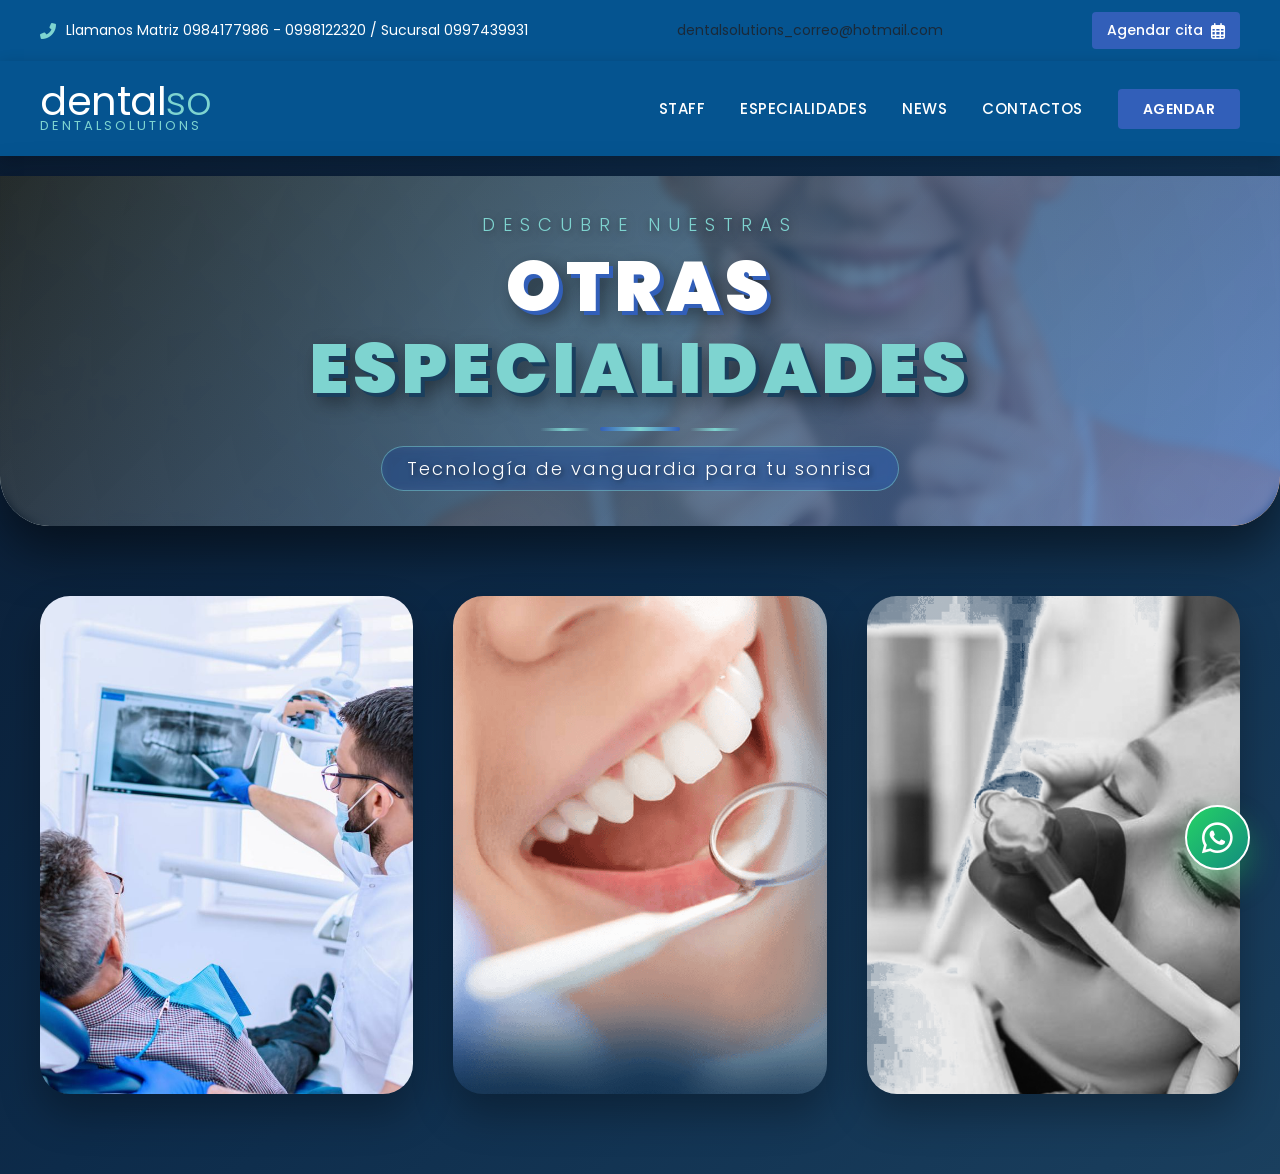
<file: news.html>
<!DOCTYPE html>
<html lang="es">
<head>
    <meta charset="UTF-8">
    <meta name="viewport" content="width=device-width, initial-scale=1.0">
    <title>Dental Solutions - News</title>
    <link rel="stylesheet" href="style.css">
    <link rel="stylesheet" href="https://cdnjs.cloudflare.com/ajax/libs/font-awesome/6.0.0/css/all.min.css">
    <link href="https://fonts.googleapis.com/css2?family=Poppins:wght@300;400;500;600;700;800;900&display=swap" rel="stylesheet">
</head>
<body>
    <!-- Barra superior -->
    <div class="top-bar">
        <div class="container">
            <div class="contact-left">
                <i class="fas fa-phone-alt"></i>
                <span>Llamanos Matriz 0984177986 - 0998122320 / Sucursal 0997439931</span>
            </div>
            <span>dentalsolutions_correo@hotmail.com</span>
            <a href="agendar.html" class="appointment-link">
                Agendar cita <i class="far fa-calendar-alt"></i>
            </a>
        </div>
    </div>

    <!-- Header con logo clickeable -->
    <header>
        <div class="container header-content">
            <a href="index.html" class="logo-link">
                <div class="logo-wrapper">
                    <div class="logo">
                        dental<span>so</span>
                    </div>
                    <div class="logo-sub">Dentalsolutions</div>
                </div>
            </a>

            <div class="mobile-menu-btn" id="mobileBtn">
                <span></span>
                <span></span>
                <span></span>
            </div>

            <nav class="main-nav" id="mainNav">
                <ul class="nav-links">
                    <li><a href="staff1.html">Staff</a></li>
                    <li><a href="especialidades.html">Especialidades</a></li>
                    <li><a href="news.html" class="active">News</a></li>
                    <li><a href="contactos.html">Contactos</a></li>
                    <li><a href="agendar.html" class="btn-agendar-nav">AGENDAR</a></li>
                </ul>
            </nav>
        </div>
    </header>

    <!-- SECCIÓN CON IMAGEN DE FONDO especialidad.png Y TEXTO "OTRAS ESPECIALIDADES" CON DISEÑO MODERNISTA -->
    <section class="hero-imagen" style="background-image: url('/img/especialidad.png');">
        <div class="hero-overlay">
            <div class="container">
                <div class="hero-texto-container">
                    <span class="hero-subtitulo">Descubre nuestras</span>
                    <h2 class="hero-texto">
                        <span class="hero-palabra">OTRAS</span>
                        <span class="hero-palabra">ESPECIALIDADES</span>
                    </h2>
                    <div class="hero-lineas">
                        <span class="hero-linea"></span>
                        <span class="hero-linea hero-linea-centro"></span>
                        <span class="hero-linea"></span>
                    </div>
                    <p class="hero-descripcion">Tecnología de vanguardia para tu sonrisa</p>
                </div>
            </div>
        </div>
    </section>

    <!-- GALERÍA DE IMÁGENES MODERNISTA -->
    <section class="galeria-section">
        <div class="container">
            <div class="galeria-grid">
                
                <!-- ARTÍCULO 1 - news1.png -->
                <div class="galeria-item" onclick="mostrarModal(1)">
                    <img src="/img/news1.png" alt="Tecnología Dental Digital" class="galeria-imagen">
                    <div class="galeria-caption">
                        <span>TECNOLOGÍA DENTAL DIGITAL</span>
                    </div>
                </div>

                <!-- ARTÍCULO 2 - news2.png -->
                <div class="galeria-item" onclick="mostrarModal(2)">
                    <img src="/img/news2.png" alt="Prótesis Híbrida" class="galeria-imagen">
                    <div class="galeria-caption">
                        <span>PRÓTESIS HÍBRIDA</span>
                    </div>
                </div>

                <!-- ARTÍCULO 3 - news3.png -->
                <div class="galeria-item" onclick="mostrarModal(3)">
                    <img src="/img/news3.png" alt="Sedación Profunda" class="galeria-imagen">
                    <div class="galeria-caption">
                        <span>SEDACIÓN PROFUNDA</span>
                    </div>
                </div>
            </div>
        </div>
    </section>

    <!-- MODAL FLOTANTE EN EL CENTRO (CUADRADO) -->
    <div id="modal" class="modal">
        <div class="modal-contenido">
            <span class="modal-cerrar" onclick="cerrarModal()">&times;</span>
            <div id="modal-texto" class="modal-texto"></div>
        </div>
    </div>

    <!-- WhatsApp flotante -->
    <a href="https://wa.me/5984177986" class="whatsapp-float" target="_blank">
        <i class="fab fa-whatsapp"></i>
    </a>

    <style>
        /* ===== ESTILOS MODERNISTAS CON MODAL CENTRAL ===== */
        * {
            margin: 0;
            padding: 0;
            box-sizing: border-box;
        }

        body {
            background: linear-gradient(135deg, #0a1a2f, #0d2b4a, #1a3f5e);
            font-family: 'Poppins', sans-serif;
            min-height: 100vh;
        }

        .container {
            max-width: 1300px;
            margin: 0 auto;
            padding: 0 40px;
        }

        /* HERO CON IMAGEN DE FONDO - MODERNISTA */
        .hero-imagen {
            background-size: cover;
            background-position: center;
            background-repeat: no-repeat;
            position: relative;
            min-height: 350px;
            margin: 20px 0 50px;
            width: 100%;
            border-radius: 0 0 50px 50px;
            overflow: hidden;
            box-shadow: 0 25px 50px rgba(0, 0, 0, 0.5);
            animation: heroEntrada 1s ease;
        }

        @keyframes heroEntrada {
            from {
                opacity: 0;
                transform: translateY(-30px);
            }
            to {
                opacity: 1;
                transform: translateY(0);
            }
        }

        .hero-overlay {
            background: linear-gradient(135deg, rgba(0,0,0,0.8), rgba(50,95,185,0.7));
            min-height: 350px;
            display: flex;
            align-items: center;
            justify-content: center;
            text-align: center;
            backdrop-filter: blur(5px);
            position: relative;
            overflow: hidden;
        }

        .hero-overlay::before {
            content: '';
            position: absolute;
            top: -50%;
            left: -50%;
            width: 200%;
            height: 200%;
            background: radial-gradient(circle, rgba(126,212,208,0.2) 0%, transparent 70%);
            animation: rotar 20s linear infinite;
            z-index: 1;
        }

        @keyframes rotar {
            from { transform: rotate(0deg); }
            to { transform: rotate(360deg); }
        }

        .hero-texto-container {
            position: relative;
            z-index: 2;
            animation: aparecerTexto 1.2s ease;
        }

        @keyframes aparecerTexto {
            from {
                opacity: 0;
                transform: scale(0.9);
            }
            to {
                opacity: 1;
                transform: scale(1);
            }
        }

        .hero-subtitulo {
            color: #7ed4d0;
            font-size: 18px;
            font-weight: 300;
            letter-spacing: 8px;
            text-transform: uppercase;
            display: block;
            margin-bottom: 10px;
            text-shadow: 0 2px 10px rgba(0,0,0,0.5);
            animation: brillar 2s infinite;
        }

        @keyframes brillar {
            0%, 100% { opacity: 0.8; }
            50% { opacity: 1; text-shadow: 0 0 20px #7ed4d0; }
        }

        .hero-texto {
            display: flex;
            flex-direction: column;
            gap: 5px;
            margin-bottom: 20px;
        }

        .hero-palabra {
            color: white;
            font-size: 70px;
            font-weight: 900;
            text-transform: uppercase;
            text-shadow: 4px 4px 0 #325fb9, 8px 8px 20px rgba(0,0,0,0.5);
            letter-spacing: 5px;
            line-height: 1.1;
            position: relative;
            display: inline-block;
            animation: flotar 3s ease-in-out infinite;
        }

        .hero-palabra:nth-child(1) {
            animation-delay: 0s;
        }

        .hero-palabra:nth-child(2) {
            animation-delay: 0.2s;
            color: #7ed4d0;
            text-shadow: 4px 4px 0 #1a3f5e, 8px 8px 20px rgba(0,0,0,0.5);
        }

        @keyframes flotar {
            0%, 100% { transform: translateY(0); }
            50% { transform: translateY(-5px); }
        }

        .hero-lineas {
            display: flex;
            align-items: center;
            justify-content: center;
            gap: 10px;
            margin: 20px 0 15px;
        }

        .hero-linea {
            width: 50px;
            height: 3px;
            background: linear-gradient(90deg, transparent, #7ed4d0, transparent);
            border-radius: 3px;
        }

        .hero-linea-centro {
            width: 80px;
            height: 4px;
            background: linear-gradient(90deg, #325fb9, #7ed4d0, #325fb9);
            animation: latir 1.5s ease-in-out infinite;
        }

        @keyframes latir {
            0%, 100% { transform: scaleX(1); opacity: 1; }
            50% { transform: scaleX(1.2); opacity: 0.8; }
        }

        .hero-descripcion {
            color: white;
            font-size: 18px;
            font-weight: 300;
            letter-spacing: 2px;
            text-shadow: 2px 2px 5px rgba(0,0,0,0.5);
            background: rgba(50, 95, 185, 0.3);
            padding: 8px 25px;
            border-radius: 50px;
            display: inline-block;
            backdrop-filter: blur(5px);
            border: 1px solid rgba(126, 212, 208, 0.5);
        }

        /* GALERÍA MODERNA */
        .galeria-section {
            padding: 20px 0 80px;
        }

        .galeria-grid {
            display: grid;
            grid-template-columns: repeat(3, 1fr);
            gap: 40px;
            perspective: 1000px;
        }

        .galeria-item {
            position: relative;
            border-radius: 30px;
            overflow: hidden;
            box-shadow: 0 20px 40px rgba(0, 0, 0, 0.3);
            aspect-ratio: 3/4;
            cursor: pointer;
            transition: all 0.5s cubic-bezier(0.175, 0.885, 0.32, 1.275);
            transform-style: preserve-3d;
        }

        .galeria-item:hover {
            transform: translateY(-15px) rotateY(5deg) scale(1.02);
            box-shadow: 0 30px 60px rgba(126, 212, 208, 0.4);
        }

        .galeria-imagen {
            width: 100%;
            height: 100%;
            object-fit: cover;
            transition: transform 0.8s;
        }

        .galeria-item:hover .galeria-imagen {
            transform: scale(1.1);
        }

        .galeria-caption {
            position: absolute;
            bottom: 0;
            left: 0;
            right: 0;
            background: linear-gradient(to top, rgba(0,0,0,0.9), transparent);
            color: white;
            padding: 30px 20px 20px;
            text-align: center;
            font-weight: 600;
            font-size: 18px;
            letter-spacing: 1px;
            transform: translateY(100%);
            transition: transform 0.4s ease;
        }

        .galeria-item:hover .galeria-caption {
            transform: translateY(0);
        }

        .galeria-caption span {
            background: rgba(126, 212, 208, 0.2);
            padding: 8px 20px;
            border-radius: 50px;
            border: 2px solid #7ed4d0;
            display: inline-block;
            backdrop-filter: blur(5px);
        }

        /* MODAL FLOTANTE EN EL CENTRO */
        .modal {
            display: none;
            position: fixed;
            top: 0;
            left: 0;
            width: 100%;
            height: 100%;
            background: rgba(0, 0, 0, 0.8);
            backdrop-filter: blur(8px);
            z-index: 2000;
            align-items: center;
            justify-content: center;
            animation: fadeIn 0.3s;
        }

        @keyframes fadeIn {
            from { opacity: 0; }
            to { opacity: 1; }
        }

        .modal-contenido {
            background: white;
            width: 90%;
            max-width: 600px;
            border-radius: 30px;
            padding: 40px;
            position: relative;
            box-shadow: 0 30px 70px rgba(126, 212, 208, 0.5);
            border: 3px solid #7ed4d0;
            animation: slideUp 0.4s;
            max-height: 80vh;
            overflow-y: auto;
        }

        @keyframes slideUp {
            from {
                transform: translateY(50px);
                opacity: 0;
            }
            to {
                transform: translateY(0);
                opacity: 1;
            }
        }

        .modal-cerrar {
            position: absolute;
            top: 20px;
            right: 25px;
            font-size: 35px;
            font-weight: bold;
            color: #325fb9;
            cursor: pointer;
            transition: all 0.3s;
            width: 40px;
            height: 40px;
            display: flex;
            align-items: center;
            justify-content: center;
            border-radius: 50%;
            background: #f0f0f0;
        }

        .modal-cerrar:hover {
            color: #7ed4d0;
            transform: rotate(90deg);
            background: #325fb9;
            color: white;
        }

        .modal-texto {
            color: #333;
        }

        .modal-titulo {
            color: #192E59;
            font-size: 24px;
            font-weight: 700;
            margin-bottom: 20px;
            border-left: 6px solid #325fb9;
            padding-left: 15px;
        }

        .modal-subtitulo {
            color: #325fb9;
            font-size: 18px;
            font-weight: 600;
            margin: 20px 0 8px;
        }

        .modal-parrafo {
            color: #555;
            font-size: 15px;
            line-height: 1.7;
            margin-bottom: 15px;
        }

        /* WHATSAPP */
        .whatsapp-float {
            position: fixed;
            bottom: 30px;
            right: 30px;
            background: linear-gradient(135deg, #25D366, #128C7E);
            color: white;
            width: 65px;
            height: 65px;
            border-radius: 50%;
            display: flex;
            align-items: center;
            justify-content: center;
            font-size: 35px;
            box-shadow: 0 15px 30px rgba(37, 211, 102, 0.4);
            text-decoration: none;
            z-index: 1000;
            transition: all 0.4s;
            border: 2px solid white;
        }

        .whatsapp-float:hover {
            transform: scale(1.15) rotate(360deg);
            box-shadow: 0 20px 40px rgba(126, 212, 208, 0.5);
        }

        /* RESPONSIVE */
        @media (max-width: 992px) {
            .galeria-grid {
                grid-template-columns: repeat(2, 1fr);
                gap: 30px;
            }
            
            .hero-palabra {
                font-size: 50px;
            }
        }

        @media (max-width: 768px) {
            .galeria-grid {
                grid-template-columns: 1fr;
                max-width: 400px;
                margin: 0 auto;
            }
            
            .hero-palabra {
                font-size: 40px;
            }
            
            .hero-subtitulo {
                font-size: 14px;
                letter-spacing: 4px;
            }
            
            .hero-descripcion {
                font-size: 14px;
            }
            
            .hero-imagen {
                min-height: 280px;
            }
            
            .hero-overlay {
                min-height: 280px;
            }
            
            .modal-contenido {
                padding: 30px 20px;
            }
            
            .modal-titulo {
                font-size: 20px;
            }
        }

        @media (max-width: 480px) {
            .hero-palabra {
                font-size: 32px;
                letter-spacing: 2px;
            }
            
            .hero-subtitulo {
                font-size: 12px;
                letter-spacing: 3px;
            }
        }
    </style>

    <script>
        // Datos de los artículos
        const articulos = {
            1: {
                titulo: "TECNOLOGÍA DENTAL DIGITAL",
                subtitulos: [
                    { tit: "COGNITIVO DIGITAL", texto: "La odontología digital se refiere al uso de tecnologías digitales, como software de diseño asistido por computadora (CAD), impresión 3D, escaneo intraoral y análisis de datos, para mejorar la precisión, eficiencia y experiencia del paciente en la atención odontológica." },
                    { tit: "CONSISTENCIA DE LA ORDENACIÓN", texto: "Consiste en la aplicación de tecnologías digitales para la planificación, ejecución y seguimiento de tratamientos odontológicos. Estas tecnologías abarcan desde el diagnóstico por imagen hasta la fabricación asistida por computadora de prótesis y restauraciones, además de la inteligencia artificial." }
                ]
            },
            2: {
                titulo: "PRÓTESIS HÍBRIDA IMPLANTES EN UNA SOLA SESIÓN",
                subtitulos: [
                    { tit: "PROTEÍSES HÍBRIDAS", texto: "Cuando la falta de todos los dientes ha hecho que el hueso pierda volumen, la solución más apropiada es una prótesis híbrida." },
                    { tit: "¿QUÉ HACEMOS CUANDO VISITAS DENTAL/SOLUTIONS?", texto: "Primero creamos seis puntos de apoyo que actuarán como base fija de la prótesis. Comenzamos con implantos dentales de titanio biocompatible que unen la estructura de hueso. A continuación, fijamos las propias unidades de prótesis y estructuras de resina, con todas las piezas dentales. Así tenemos una solución estética, que recupera la expresión y funcionalidad de tu boca de manera económica." }
                ]
            },
            3: {
                titulo: "SERVICIO DE SEDACIÓN PROFUNDA GUIADA POR UN ESPECIALISTA ANESTESIÓLOGO GENERAL",
                subtitulos: [
                    { tit: "", texto: "La sedación consciente es una técnica que permite que el paciente se encuentre en un estado de semiconsciencia a lo largo del procedimiento." },
                    { tit: "", texto: "Durante la cita, el paciente se sentirá relajado y cómodo, encontrándose en un entorno que le ofrece bienestar y calma. Además, anulando la ansiedad del paciente el odontólogo podrá trabajar con mayor tranquilidad." }
                ]
            }
        };

        function mostrarModal(id) {
            const modal = document.getElementById('modal');
            const modalTexto = document.getElementById('modal-texto');
            
            let html = `<h3 class="modal-titulo">${articulos[id].titulo}</h3>`;
            
            articulos[id].subtitulos.forEach(item => {
                if (item.tit) {
                    html += `<h4 class="modal-subtitulo">${item.tit}</h4>`;
                }
                html += `<p class="modal-parrafo">${item.texto}</p>`;
            });
            
            modalTexto.innerHTML = html;
            modal.style.display = 'flex';
        }

        function cerrarModal() {
            document.getElementById('modal').style.display = 'none';
        }

        // Cerrar modal al hacer clic fuera
        window.onclick = function(event) {
            const modal = document.getElementById('modal');
            if (event.target == modal) {
                modal.style.display = 'none';
            }
        }

        // Menú móvil
        document.getElementById('mobileBtn').addEventListener('click', function() {
            document.getElementById('mainNav').classList.toggle('active');
            this.classList.toggle('active');
        });
    </script>
</body>
</html>
</file>
<file: style.css>
/* RESET */
* {
    margin: 0;
    padding: 0;
    box-sizing: border-box;
}

body {
    font-family: 'Segoe UI', Roboto, Helvetica, Arial, sans-serif;
    color: #1A2A3A;
    background: linear-gradient(135deg, #192E59, #055490, #086cb0);
    min-height: 100vh;
}

.container {
    max-width: 1300px;
    margin: 0 auto;
    padding: 0 40px;
}

/* TOP BAR - Azul medio (sin borde inferior) */
.top-bar {
    background-color: #055490;
    padding: 12px 0;
    font-size: 14px;
}

.top-bar .container {
    display: flex;
    justify-content: space-between;
    align-items: center;
}

.contact-left {
    display: flex;
    align-items: center;
    gap: 10px;
    color: white;
}

.contact-left i {
    color: #7ed4d0;
    font-size: 16px;
}

.appointment-link {
    display: flex;
    align-items: center;
    gap: 8px;
    color: white;
    text-decoration: none;
    font-weight: 500;
}

.appointment-link i {
    color: #7ed4d0;
    font-size: 16px;
}

/* HEADER - Azul medio (igual que top bar) */
header {
    background: #055490;
    padding: 20px 0;
    box-shadow: 0 4px 15px rgba(0,0,0,0.2);
}

.header-content {
    display: flex;
    justify-content: space-between;
    align-items: center;
    position: relative;
}

/* LOGO */
.logo-wrapper {
    display: flex;
    flex-direction: column;
}

.logo {
    font-size: 40px;
    font-weight: 400;
    color: white;
    line-height: 1;
    letter-spacing: -0.5px;
}

.logo span {
    color: #7ed4d0;
    font-weight: 300;
}

.logo-sub {
    font-size: 13px;
    color: #7ed4d0;
    letter-spacing: 3px;
    text-transform: uppercase;
    margin-top: -5px;
    font-weight: 400;
}

/* NAVEGACIÓN PRINCIPAL */
.main-nav {
    display: flex;
    align-items: center;
    gap: 40px;
}

.nav-links {
    display: flex;
    list-style: none;
    gap: 35px;
}

.nav-links a {
    text-decoration: none;
    color: white;
    font-size: 15px;
    font-weight: 500;
    transition: color 0.2s;
    text-transform: uppercase;
    letter-spacing: 0.5px;
}

.nav-links a:hover {
    color: #7ed4d0;
}

/* BOTÓN AGENDAR */
.btn-agendar-nav {
    background-color: #E13B3B !important;
    color: white !important;
    padding: 10px 25px !important;
    border-radius: 4px;
    font-weight: 600 !important;
    font-size: 14px !important;
}

.btn-agendar-nav:hover {
    background-color: #C03131 !important;
    color: white !important;
}

/* HERO SECTION */
.hero {
    padding: 60px 0 80px;
    background: transparent;
}

.hero-container {
    display: grid;
    grid-template-columns: 1fr 1fr;
    align-items: center;
    gap: 60px;
}

.hero-text {
    max-width: 800px;
}

.hero-line-1 {
    color: white;
    font-size: 22px;
    margin-bottom: 5px;
    font-weight: 400;
    opacity: 0.9;
}

.hero-line-2 {
    color: white;
    font-size: 75px;
    font-weight: 600;
    line-height: 1;
    margin-bottom: 5px;
    letter-spacing: -2px;
}

.hero-line-3 {
    color: #7ed4d0;
    font-size: 95px;
    font-weight: 600;
    line-height: 0.9;
    letter-spacing: -2px;
}

.hero-image-right {
    display: flex;
    justify-content: center;
    align-items: center;
}

.smiling-girl {
    max-width: 100%;
    height: auto;
    border-radius: 10px;
}

.smiling-girl-small {
    max-width: 70%;
    height: auto;
    border-radius: 10px;
    display: block;
    margin: 0 auto;
}

/* WHATSAPP FLOTANTE */
.whatsapp-float {
    position: fixed;
    bottom: 20px;
    right: 20px;
    background-color: #25D366;
    color: white;
    width: 50px;
    height: 50px;
    border-radius: 50%;
    display: flex;
    align-items: center;
    justify-content: center;
    font-size: 28px;
    box-shadow: 0 4px 10px rgba(0,0,0,0.2);
    text-decoration: none;
    z-index: 1000;
    transition: all 0.3s;
}

.whatsapp-float:hover {
    transform: scale(1.1);
    background-color: #128C7E;
}

/* MENÚ MÓVIL */
.mobile-menu-btn {
    display: none;
    flex-direction: column;
    cursor: pointer;
    z-index: 100;
}

.mobile-menu-btn span {
    width: 30px;
    height: 3px;
    background-color: white;
    margin: 3px 0;
    transition: 0.3s;
    border-radius: 3px;
}

/* TÍTULOS DE PÁGINA */
.page-title,
.staff-header,
.especialidades-header,
.agendar-header {
    background: transparent;
    padding: 60px 0 40px;
    text-align: center;
}

.page-title h1,
.staff-header h1,
.especialidades-header h1,
.agendar-header h1 {
    font-size: 48px;
    color: white;
    margin-bottom: 10px;
}

.page-title p,
.staff-subtitle,
.agendar-header p {
    font-size: 18px;
    color: #7ed4d0;
}

/* ========== SECCIONES - TODAS CON FONDO TRANSPARENTE ========== */
.locations-section,
.contact-section,
.staff-grid-section,
.especialidades-grid-section,
.news-especialidades,
.agendar-form-section,
.facilities-section,
.especialidades-contenido,
.staff1-hero,
.otras-especialidades-title {
    background: transparent;
    padding: 60px 0;
}

/* ========== TARJETAS BLANCAS ========== */
.location-card,
.contact-info,
.contact-form,
.staff-member,
.especialidad-card,
.especialidad-detalle,
.news-agendar,
.agendar-form,
.agendar-info,
.especialidad-block,
.agendar-form-container {
    background: white;
    border-radius: 15px;
    padding: 30px;
    box-shadow: 0 10px 20px rgba(0,0,0,0.1);
}

/* ========== NUEVAS SEDES ========== */
.locations-grid {
    display: grid;
    grid-template-columns: repeat(3, 1fr);
    gap: 30px;
}

.location-card {
    text-align: center;
    transition: all 0.3s;
}

.location-card:hover {
    transform: translateY(-5px);
    box-shadow: 0 15px 30px rgba(0,0,0,0.2);
}

.location-icon {
    width: 70px;
    height: 70px;
    background: #7ed4d0;
    border-radius: 50%;
    display: flex;
    align-items: center;
    justify-content: center;
    margin: 0 auto 20px;
    font-size: 28px;
    color: white;
    transition: all 0.3s;
}

.location-card h3 {
    color: #1A2A3A;
    font-size: 22px;
    margin-bottom: 15px;
    font-weight: 600;
}

.location-address {
    color: #666;
    font-size: 15px;
    margin-bottom: 10px;
}

.location-phone {
    color: #055490;
    font-size: 14px;
    margin-bottom: 8px;
    font-weight: 500;
}

.location-phone i {
    margin-right: 5px;
    color: #E13B3B;
}

.location-hours {
    color: #999;
    font-size: 13px;
    margin-bottom: 20px;
}

.location-link {
    color: #E13B3B;
    text-decoration: none;
    font-weight: 600;
    font-size: 15px;
    display: inline-flex;
    align-items: center;
    gap: 8px;
    transition: all 0.3s;
}

.location-link:hover {
    color: #086cb0;
    gap: 12px;
}

/* Select en formulario */
.form-select {
    width: 100%;
    padding: 15px;
    border: 1px solid #E0E0E0;
    border-radius: 8px;
    font-family: inherit;
    font-size: 15px;
    background: white;
    cursor: pointer;
    color: #1A2A3A;
}

.form-select:focus {
    outline: none;
    border-color: #086cb0;
    box-shadow: 0 0 0 3px rgba(8, 108, 176, 0.1);
}

/* Marcadores en el mapa */
.map-overlay {
    position: absolute;
    width: 100%;
    height: 100%;
    pointer-events: none;
}

.map-marker {
    position: absolute;
    background: #E13B3B;
    color: white;
    padding: 5px 12px;
    border-radius: 20px;
    font-size: 12px;
    font-weight: 600;
    box-shadow: 0 2px 5px rgba(0,0,0,0.2);
    white-space: nowrap;
}

.map-marker.matriz {
    top: 30%;
    left: 30%;
}

.map-marker.express {
    top: 50%;
    left: 60%;
}

.map-marker.ortho {
    top: 70%;
    left: 40%;
}

/* Responsive */
@media (max-width: 992px) {
    .locations-grid {
        grid-template-columns: repeat(2, 1fr);
    }
}

@media (max-width: 768px) {
    .locations-grid {
        grid-template-columns: 1fr;
    }
    
    .location-card {
        max-width: 400px;
        margin: 0 auto;
    }
    
    .map-marker {
        font-size: 10px;
        padding: 3px 8px;
    }
}
/* ========== PÁGINA DE CONTACTOS ========== */
.page-title {
    background: transparent;
    padding: 60px 0 40px;
    text-align: center;
}

.page-title h1 {
    font-size: 48px;
    color: white;
    margin-bottom: 10px;
}

.page-title p {
    font-size: 18px;
    color: #7ed4d0;
}

/* CONTACT SECTION */
.contact-section {
    padding: 60px 0;
    background: transparent;
}

.contact-grid {
    display: grid;
    grid-template-columns: 1fr 1fr;
    gap: 50px;
}

/* Información de contacto */
.contact-info {
    background: white;
    padding: 40px;
    border-radius: 15px;
    box-shadow: 0 5px 15px rgba(0,0,0,0.1);
}

.contact-info h2 {
    color: #192E59;
    font-size: 28px;
    margin-bottom: 30px;
    border-bottom: 3px solid #7ed4d0;
    padding-bottom: 10px;
    display: inline-block;
}

.info-item {
    display: flex;
    gap: 20px;
    margin-bottom: 25px;
    align-items: flex-start;
}

.info-icon {
    width: 50px;
    height: 50px;
    background: #086cb0;
    border-radius: 50%;
    display: flex;
    align-items: center;
    justify-content: center;
    color: white;
    font-size: 20px;
    flex-shrink: 0;
}

.info-text h3 {
    color: #192E59;
    font-size: 18px;
    margin-bottom: 5px;
}

.info-text p {
    color: #666;
    margin-bottom: 3px;
    font-size: 15px;
}

/* Redes sociales en contactos */
.contact-social {
    margin-top: 30px;
}

.contact-social h3 {
    color: #192E59;
    font-size: 18px;
    margin-bottom: 15px;
}

.social-links {
    display: flex;
    gap: 15px;
}

.social-circle {
    width: 45px;
    height: 45px;
    background: #086cb0;
    border-radius: 50%;
    display: flex;
    align-items: center;
    justify-content: center;
    color: white;
    font-size: 20px;
    transition: all 0.3s;
    text-decoration: none;
}

.social-circle:hover {
    background: #E13B3B;
    transform: translateY(-3px);
}

/* Formulario de contacto */
.contact-form {
    background: white;
    padding: 40px;
    border-radius: 15px;
    box-shadow: 0 5px 20px rgba(0,0,0,0.1);
    border: 1px solid #E8ECF1;
}

.contact-form h2 {
    color: #192E59;
    font-size: 28px;
    margin-bottom: 30px;
    border-bottom: 3px solid #7ed4d0;
    padding-bottom: 10px;
    display: inline-block;
}

.form-group {
    margin-bottom: 20px;
}

.form-group input,
.form-group textarea {
    width: 100%;
    padding: 15px;
    border: 1px solid #E0E0E0;
    border-radius: 8px;
    font-family: inherit;
    font-size: 15px;
    transition: all 0.3s;
}

.form-group input:focus,
.form-group textarea:focus {
    outline: none;
    border-color: #086cb0;
    box-shadow: 0 0 0 3px rgba(8, 108, 176, 0.1);
}

.form-group textarea {
    resize: vertical;
    min-height: 120px;
}

.btn-submit {
    background-color: #E13B3B;
    color: white;
    border: none;
    padding: 15px 30px;
    border-radius: 8px;
    font-size: 16px;
    font-weight: 600;
    cursor: pointer;
    transition: all 0.3s;
    display: inline-flex;
    align-items: center;
    gap: 10px;
}

.btn-submit:hover {
    background-color: #C03131;
    transform: translateY(-2px);
    box-shadow: 0 5px 15px rgba(225, 59, 59, 0.3);
}

/* MAPA */
.map-section {
    padding: 0 0 80px;
    background: transparent;
}

.map-section h2 {
    text-align: center;
    color: white;
    font-size: 32px;
    margin-bottom: 30px;
}

.map-container {
    width: 100%;
    height: 400px;
    border-radius: 15px;
    overflow: hidden;
    box-shadow: 0 5px 20px rgba(0,0,0,0.2);
}

.map-placeholder {
    width: 100%;
    height: 100%;
    background: white;
    display: flex;
    align-items: center;
    justify-content: center;
    position: relative;
}

.map-placeholder img {
    width: 100%;
    height: 100%;
    object-fit: cover;
}

.map-fallback {
    display: flex;
    flex-direction: column;
    align-items: center;
    justify-content: center;
    color: #086cb0;
    text-align: center;
}

.map-fallback i {
    font-size: 80px;
    margin-bottom: 20px;
    color: #E13B3B;
}

.map-fallback p {
    font-size: 20px;
    color: #192E59;
    margin-bottom: 10px;
}

.map-fallback small {
    color: #666;
}

/* Responsive */
@media (max-width: 768px) {
    .contact-grid {
        grid-template-columns: 1fr;
    }
    
    .page-title h1 {
        font-size: 36px;
    }
    
    .contact-info,
    .contact-form {
        padding: 30px 20px;
    }
    
    .info-item {
        flex-direction: column;
        gap: 10px;
        text-align: center;
    }
    
    .info-icon {
        margin: 0 auto;
    }
    
    .social-links {
        justify-content: center;
    }
    
    .map-container {
        height: 300px;
    }
}

@media (max-width: 480px) {
    .page-title h1 {
        font-size: 28px;
    }
    
    .contact-info h2,
    .contact-form h2 {
        font-size: 24px;
    }
}
/* ========== STAFF PAGE - DISEÑO EXACTO ========== */
.staff-header {
    padding: 40px 0 30px;
    text-align: center;
    background: transparent;
}

.staff-header h1 {
    font-size: 42px;
    color: white;
    font-weight: 600;
    margin-bottom: 10px;
}

.staff-subtitle {
    font-size: 18px;
    color: #7ed4d0;
}

/* Grid de profesionales en filas */
.staff-grid-section {
    padding: 20px 0 40px;
    background: transparent;
}

.staff-row {
    display: grid;
    grid-template-columns: repeat(2, 1fr);
    gap: 40px;
    margin-bottom: 50px;
}

.staff-row.single {
    grid-template-columns: 1fr;
    max-width: 600px;
    margin: 0 auto;
}

/* Tarjeta de cada profesional */
.staff-member {
    text-align: center;
    padding: 20px;
    transition: all 0.3s;
    background: white;
    border-radius: 15px;
    box-shadow: 0 10px 20px rgba(0,0,0,0.1);
}

.staff-member:hover {
    transform: translateY(-5px);
    box-shadow: 0 15px 30px rgba(0,0,0,0.2);
}

/* Imagen redonda */
.staff-image-circle {
    width: 200px;
    height: 200px;
    border-radius: 50%;
    overflow: hidden;
    margin: 0 auto 20px;
    border: 3px solid #086cb0;
    transition: transform 0.3s ease;
}

.staff-image-circle img {
    width: 100%;
    height: 100%;
    object-fit: cover;
}

.avatar-circle {
    width: 100%;
    height: 100%;
    background: #E0E0E0;
    display: flex;
    align-items: center;
    justify-content: center;
    font-size: 60px;
    color: #086cb0;
}

/* Nombre del profesional */
.staff-name {
    color: #192E59;
    font-size: 22px;
    margin-bottom: 15px;
    font-weight: 600;
}

/* Credenciales */
.staff-credentials {
    text-align: left;
    transition: transform 0.3s ease;
}

.staff-credentials p {
    color: #666;
    font-size: 14px;
    margin-bottom: 10px;
    line-height: 1.5;
    padding-left: 15px;
    position: relative;
}

.staff-credentials p::before {
    content: "•";
    color: #086cb0;
    font-size: 16px;
    position: absolute;
    left: 0;
}

/* INSTALACIONES */
.facilities-section {
    padding: 40px 0 60px;
    background: transparent;
}

.facilities-title {
    font-size: 32px;
    color: white;
    text-align: center;
    margin-bottom: 30px;
    font-weight: 600;
}

.video-wrapper {
    max-width: 800px;
    margin: 0 auto;
    border-radius: 8px;
    overflow: hidden;
    box-shadow: 0 5px 15px rgba(0,0,0,0.2);
}

.video-wrapper video {
    width: 100%;
    height: auto;
    display: block;
}

/* RESPONSIVE */
@media (max-width: 768px) {
    .staff-row {
        grid-template-columns: 1fr;
        gap: 30px;
    }
    
    .staff-image-circle {
        width: 180px;
        height: 180px;
    }
    
    .staff-header h1 {
        font-size: 32px;
    }
}

@media (max-width: 480px) {
    .staff-image-circle {
        width: 150px;
        height: 150px;
    }
    
    .staff-name {
        font-size: 20px;
    }
    
    .staff-credentials p {
        font-size: 13px;
    }
}
/* ========== ESPECIALIDADES PAGE ========== */
.especialidades-header {
    padding: 50px 0 30px;
    background: transparent;
    text-align: center;
}

.main-title {
    font-size: 42px;
    color: white;
    font-weight: 600;
    line-height: 1.3;
}

/* Grid de especialidades */
.especialidades-grid-section {
    padding: 20px 0 50px;
    background: transparent;
}

.especialidades-grid {
    display: grid;
    grid-template-columns: repeat(4, 1fr);
    gap: 25px;
}

/* Tarjeta de especialidad */
.especialidad-card {
    text-decoration: none;
    display: block;
    transition: all 0.3s;
    background: white;
    border-radius: 15px;
    padding: 20px;
    box-shadow: 0 10px 20px rgba(0,0,0,0.1);
}

.especialidad-card:hover {
    transform: translateY(-5px);
    box-shadow: 0 15px 30px rgba(0,0,0,0.2);
}

.card-image {
    width: 100%;
    aspect-ratio: 1;
    border-radius: 10px;
    overflow: hidden;
    margin-bottom: 15px;
    border: 2px solid #E8ECF1;
}

.card-image img {
    width: 100%;
    height: 100%;
    object-fit: cover;
}

.image-placeholder {
    width: 100%;
    height: 100%;
    background: linear-gradient(135deg, #F5F7FA, #E8ECF1);
    display: flex;
    align-items: center;
    justify-content: center;
    font-size: 50px;
    color: #086cb0;
}

.especialidad-card h3 {
    color: #192E59;
    font-size: 18px;
    font-weight: 600;
    text-align: center;
    margin: 0;
    transition: color 0.3s;
}

.especialidad-card:hover h3 {
    color: #086cb0;
}

/* Contenido de especialidades */
.especialidades-contenido {
    padding: 40px 0 60px;
    background: transparent;
}

.especialidad-detalle {
    background: white;
    border-radius: 15px;
    padding: 40px;
    margin-bottom: 30px;
    border: 1px solid #E8ECF1;
    box-shadow: 0 10px 20px rgba(0,0,0,0.1);
}

.especialidad-detalle h2 {
    color: #192E59;
    font-size: 32px;
    margin-bottom: 30px;
    border-bottom: 3px solid #086cb0;
    padding-bottom: 10px;
    display: inline-block;
}

.detalle-contenido {
    display: grid;
    grid-template-columns: 300px 1fr;
    gap: 40px;
    align-items: start;
}

.detalle-contenido img {
    width: 100%;
    border-radius: 10px;
}

.detalle-placeholder {
    width: 100%;
    aspect-ratio: 1;
    background: linear-gradient(135deg, #F5F7FA, #E8ECF1);
    border-radius: 10px;
    display: flex;
    align-items: center;
    justify-content: center;
    font-size: 80px;
    color: #086cb0;
}

.detalle-texto p {
    color: #666;
    font-size: 16px;
    line-height: 1.6;
    margin-bottom: 20px;
}

.detalle-texto h4 {
    color: #192E59;
    font-size: 18px;
    margin-bottom: 10px;
}

.detalle-texto ul {
    list-style: none;
    padding: 0;
    margin-bottom: 25px;
}

.detalle-texto li {
    color: #666;
    font-size: 15px;
    margin-bottom: 8px;
    padding-left: 20px;
    position: relative;
}

.detalle-texto li::before {
    content: "•";
    color: #086cb0;
    font-size: 20px;
    position: absolute;
    left: 0;
    top: -3px;
}

.btn-cita {
    display: inline-block;
    background-color: #E13B3B;
    color: white;
    padding: 12px 30px;
    border-radius: 5px;
    text-decoration: none;
    font-weight: 600;
    transition: all 0.3s;
}

.btn-cita:hover {
    background-color: #C03131;
    transform: translateY(-2px);
}

/* RESPONSIVE */
@media (max-width: 992px) {
    .especialidades-grid {
        grid-template-columns: repeat(3, 1fr);
    }
}

@media (max-width: 768px) {
    .main-title {
        font-size: 32px;
    }
    
    .especialidades-grid {
        grid-template-columns: repeat(2, 1fr);
    }
    
    .detalle-contenido {
        grid-template-columns: 1fr;
    }
    
    .especialidad-detalle {
        padding: 30px 20px;
    }
    
    .especialidad-detalle h2 {
        font-size: 28px;
    }
}

@media (max-width: 480px) {
    .main-title {
        font-size: 24px;
    }
    
    .especialidades-grid {
        grid-template-columns: 1fr;
    }
    
    .card-image {
        max-width: 250px;
        margin: 0 auto 15px;
    }
}
/* Logo clickeable */
.logo-link {
    text-decoration: none;
    display: inline-block;
    transition: opacity 0.3s;
}

.logo-link:hover {
    opacity: 0.9;
}

.logo-link:hover .logo span {
    color: #E13B3B;
}
/* ========== STAFF1 PAGE (BIENVENIDA) ========== */
.staff1-hero {
    padding: 60px 0 80px;
    background: transparent;
}

.staff1-content {
    display: grid;
    grid-template-columns: 1fr 1fr;
    gap: 50px;
    align-items: center;
}

/* Texto lado izquierdo */
.staff1-text {
    max-width: 600px;
}

.staff1-title {
    color: white;
    font-size: 42px;
    font-weight: 600;
    margin-bottom: 10px;
}

.staff1-subtitle {
    color: #7ed4d0;
    font-size: 18px;
    margin-bottom: 30px;
    font-weight: 400;
}

.staff1-welcome {
    color: white;
    font-size: 28px;
    font-weight: 600;
    margin-bottom: 20px;
    border-bottom: 3px solid #086cb0;
    padding-bottom: 10px;
    display: inline-block;
}

.staff1-description {
    color: white;
    font-size: 16px;
    line-height: 1.8;
    margin-bottom: 20px;
    opacity: 0.9;
}

/* Botón de play */
.staff1-play-btn {
    display: inline-flex;
    align-items: center;
    gap: 15px;
    background-color: #E13B3B;
    color: white;
    text-decoration: none;
    padding: 15px 30px;
    border-radius: 50px;
    margin-top: 20px;
    transition: all 0.3s;
    box-shadow: 0 5px 15px rgba(225, 59, 59, 0.3);
}

.staff1-play-btn i {
    font-size: 24px;
    width: 40px;
    height: 40px;
    background: white;
    color: #E13B3B;
    border-radius: 50%;
    display: flex;
    align-items: center;
    justify-content: center;
    transition: all 0.3s;
}

.staff1-play-btn span {
    font-size: 16px;
    font-weight: 600;
}

.staff1-play-btn:hover {
    background-color: #C03131;
    transform: translateY(-3px);
    box-shadow: 0 8px 20px rgba(225, 59, 59, 0.4);
}

.staff1-play-btn:hover i {
    transform: scale(1.1);
}

/* Imagen lado derecho */
.staff1-image {
    display: flex;
    justify-content: center;
    align-items: center;
}

.image-circle {
    width: 400px;
    height: 400px;
    border-radius: 50%;
    overflow: hidden;
    border: 5px solid #086cb0;
    box-shadow: 0 10px 30px rgba(0,0,0,0.2);
    animation: float 4s ease-in-out infinite;
}

.image-circle img {
    width: 100%;
    height: 100%;
    object-fit: cover;
}

.image-placeholder-team {
    width: 100%;
    height: 100%;
    background: linear-gradient(135deg, #F5F7FA, #E8ECF1);
    display: flex;
    align-items: center;
    justify-content: center;
    font-size: 120px;
    color: #086cb0;
}

/* Animación flotante */
@keyframes float {
    0%, 100% { transform: translateY(0); }
    50% { transform: translateY(-15px); }
}

/* RESPONSIVE */
@media (max-width: 992px) {
    .staff1-content {
        grid-template-columns: 1fr;
        text-align: center;
    }
    
    .staff1-text {
        margin: 0 auto;
    }
    
    .staff1-welcome {
        margin-left: auto;
        margin-right: auto;
    }
    
    .staff1-play-btn {
        margin-left: auto;
        margin-right: auto;
    }
    
    .image-circle {
        width: 300px;
        height: 300px;
    }
}

@media (max-width: 768px) {
    .staff1-title {
        font-size: 36px;
    }
    
    .staff1-subtitle {
        font-size: 16px;
    }
    
    .staff1-welcome {
        font-size: 24px;
    }
    
    .staff1-description {
        font-size: 15px;
    }
    
    .staff1-play-btn {
        padding: 12px 25px;
    }
    
    .staff1-play-btn i {
        width: 35px;
        height: 35px;
        font-size: 20px;
    }
    
    .staff1-play-btn span {
        font-size: 14px;
    }
}

@media (max-width: 480px) {
    .staff1-title {
        font-size: 28px;
    }
    
    .image-circle {
        width: 250px;
        height: 250px;
    }
    
    .image-placeholder-team {
        font-size: 80px;
    }
}
/* ========== NEWS PAGE ========== */
.news-hero {
    background: transparent;
    padding: 60px 0;
    text-align: center;
    border-bottom: 3px solid #086cb0;
}

.news-main-title {
    color: white;
    font-size: 48px;
    font-weight: 600;
    margin-bottom: 10px;
}

.news-subtitle {
    color: #7ed4d0;
    font-size: 24px;
    font-weight: 400;
    margin-bottom: 30px;
}

.news-agendar {
    background: white;
    padding: 30px;
    border-radius: 10px;
    max-width: 400px;
    margin: 0 auto;
    box-shadow: 0 5px 20px rgba(0,0,0,0.1);
}

.news-agendar h3 {
    color: #192E59;
    font-size: 22px;
    margin-bottom: 20px;
}

.news-agendar-btn {
    display: inline-block;
    background-color: #E13B3B;
    color: white;
    padding: 12px 40px;
    border-radius: 5px;
    text-decoration: none;
    font-weight: 600;
    font-size: 18px;
    transition: all 0.3s;
}

.news-agendar-btn:hover {
    background-color: #C03131;
    transform: translateY(-2px);
    box-shadow: 0 5px 15px rgba(225, 59, 59, 0.3);
}

/* Título OTRAS ESPECIALIDADES */
.otras-especialidades-title {
    padding: 50px 0 20px;
    background: transparent;
}

.otras-especialidades-title h2 {
    color: white;
    font-size: 32px;
    font-weight: 600;
    border-bottom: 3px solid #086cb0;
    padding-bottom: 10px;
    display: inline-block;
}

/* Bloques de especialidades */
.news-especialidades {
    padding: 20px 0 60px;
    background: transparent;
}

.especialidad-block {
    margin-bottom: 50px;
    background: white;
    border-radius: 10px;
    padding: 30px;
    border: 1px solid #E8ECF1;
    box-shadow: 0 10px 20px rgba(0,0,0,0.1);
}

.especialidad-block-title {
    color: #192E59;
    font-size: 26px;
    font-weight: 600;
    margin-bottom: 25px;
    border-left: 5px solid #E13B3B;
    padding-left: 20px;
}

.especialidad-item {
    margin-bottom: 30px;
}

.especialidad-item h4 {
    color: #086cb0;
    font-size: 20px;
    font-weight: 600;
    margin: 20px 0 15px;
}

.especialidad-item p {
    color: #666;
    font-size: 16px;
    line-height: 1.8;
    margin-bottom: 15px;
}

/* RESPONSIVE */
@media (max-width: 768px) {
    .news-main-title {
        font-size: 36px;
    }
    
    .news-subtitle {
        font-size: 20px;
    }
    
    .otras-especialidades-title h2 {
        font-size: 28px;
    }
    
    .especialidad-block-title {
        font-size: 22px;
    }
    
    .especialidad-item h4 {
        font-size: 18px;
    }
    
    .especialidad-item p {
        font-size: 15px;
    }
}

@media (max-width: 480px) {
    .news-main-title {
        font-size: 28px;
    }
    
    .news-subtitle {
        font-size: 18px;
    }
    
    .news-agendar {
        padding: 20px;
    }
    
    .news-agendar h3 {
        font-size: 18px;
    }
    
    .news-agendar-btn {
        padding: 10px 30px;
        font-size: 16px;
    }
    
    .otras-especialidades-title h2 {
        font-size: 24px;
    }
    
    .especialidad-block {
        padding: 20px;
    }
}
/* ========== AGENDAR PAGE ========== */
.agendar-header {
    background: transparent;
    padding: 50px 0;
    text-align: center;
}

.agendar-header h1 {
    color: white;
    font-size: 42px;
    font-weight: 600;
    margin-bottom: 10px;
}

.agendar-header p {
    color: #7ed4d0;
    font-size: 18px;
}

/* Formulario */
.agendar-form-section {
    padding: 60px 0;
    background: transparent;
}

.agendar-form-container {
    display: grid;
    grid-template-columns: 2fr 1fr;
    gap: 40px;
    background: #F9F9F9;
    border-radius: 15px;
    padding: 40px;
    border: 1px solid #E8ECF1;
    box-shadow: 0 10px 20px rgba(0,0,0,0.1);
}

.agendar-form {
    background: white;
    padding: 30px;
    border-radius: 10px;
    box-shadow: 0 5px 15px rgba(0,0,0,0.05);
}

.form-row {
    display: grid;
    grid-template-columns: 1fr 1fr;
    gap: 20px;
    margin-bottom: 20px;
}

.form-row.full {
    grid-template-columns: 1fr;
}

.form-col {
    display: flex;
    flex-direction: column;
}

.form-col label {
    color: #192E59;
    font-size: 14px;
    font-weight: 600;
    margin-bottom: 8px;
}

.form-col label i {
    color: #086cb0;
    margin-right: 5px;
}

.form-col input,
.form-col select,
.form-col textarea {
    padding: 12px 15px;
    border: 1px solid #E0E0E0;
    border-radius: 8px;
    font-size: 15px;
    transition: all 0.3s;
}

.form-col input:focus,
.form-col select:focus,
.form-col textarea:focus {
    outline: none;
    border-color: #086cb0;
    box-shadow: 0 0 0 3px rgba(8, 108, 176, 0.1);
}

.form-col textarea {
    resize: vertical;
    min-height: 100px;
}

/* Términos */
.terms {
    display: flex;
    align-items: center;
    gap: 10px;
    margin: 20px 0;
}

.terms input[type="checkbox"] {
    width: 18px;
    height: 18px;
    cursor: pointer;
}

.terms label {
    color: #666;
    font-size: 14px;
}

.terms a {
    color: #086cb0;
    text-decoration: none;
}

.terms a:hover {
    text-decoration: underline;
}

/* Botones */
.form-buttons {
    display: flex;
    gap: 15px;
    margin-top: 30px;
}

.btn-submit-agendar {
    background-color: #E13B3B;
    color: white;
    border: none;
    padding: 14px 30px;
    border-radius: 8px;
    font-size: 16px;
    font-weight: 600;
    cursor: pointer;
    transition: all 0.3s;
    display: flex;
    align-items: center;
    gap: 10px;
}

.btn-submit-agendar:hover {
    background-color: #C03131;
    transform: translateY(-2px);
    box-shadow: 0 5px 15px rgba(225, 59, 59, 0.3);
}

.btn-reset {
    background-color: #F0F0F0;
    color: #666;
    border: 1px solid #E0E0E0;
    padding: 14px 30px;
    border-radius: 8px;
    font-size: 16px;
    font-weight: 600;
    cursor: pointer;
    transition: all 0.3s;
    display: flex;
    align-items: center;
    gap: 10px;
}

.btn-reset:hover {
    background-color: #E0E0E0;
}

/* Información adicional */
.agendar-info {
    background: white;
    padding: 30px;
    border-radius: 10px;
    box-shadow: 0 5px 15px rgba(0,0,0,0.05);
    height: fit-content;
}

.agendar-info h3 {
    color: #192E59;
    font-size: 20px;
    margin-bottom: 20px;
    border-bottom: 2px solid #086cb0;
    padding-bottom: 10px;
}

.agendar-info ul {
    list-style: none;
    padding: 0;
    margin-bottom: 25px;
}

.agendar-info li {
    color: #666;
    font-size: 14px;
    margin-bottom: 12px;
    display: flex;
    align-items: center;
    gap: 10px;
}

.agendar-info li i {
    color: #086cb0;
    font-size: 16px;
}

.info-contacto {
    background: #F9F9F9;
    padding: 20px;
    border-radius: 8px;
}

.info-contacto p {
    color: #192E59;
    font-size: 14px;
    margin-bottom: 10px;
    display: flex;
    align-items: center;
    gap: 10px;
}

.info-contacto i {
    color: #086cb0;
    width: 20px;
}

/* RESPONSIVE */
@media (max-width: 992px) {
    .agendar-form-container {
        grid-template-columns: 1fr;
    }
}

@media (max-width: 768px) {
    .agendar-header h1 {
        font-size: 32px;
    }
    
    .form-row {
        grid-template-columns: 1fr;
    }
    
    .agendar-form-container {
        padding: 20px;
    }
    
    .form-buttons {
        flex-direction: column;
    }
    
    .btn-submit-agendar,
    .btn-reset {
        width: 100%;
        justify-content: center;
    }
}

@media (max-width: 480px) {
    .agendar-header h1 {
        font-size: 28px;
    }
    
    .agendar-form {
        padding: 20px;
    }
}
/* Imagen más pequeña en index */
.smiling-girl-small {
    max-width: 70%;
    height: auto;
    border-radius: 10px;
    display: block;
    margin: 0 auto;
}

/* Ajuste para móviles */
@media (max-width: 200px) {
    .smiling-girl-small {
        max-width: 60%;
    }
}
/* ========== ESTILOS PARA EL LOGO ========== */
.logo-container {
    display: flex;
    flex-direction: column;
    line-height: 1.2;
}

.logo-dental {
    font-size: 36px;
    font-weight: 600;
    color: white;
    margin: 0;
    letter-spacing: -0.5px;
}

.logo-vuelve {
    font-size: 16px;
    color: #7ed4d0;
    margin: 0;
    letter-spacing: 2px;
    font-weight: 400;
}

/* ========== HERO SECTION CON IMAGEN A LA DERECHA ========== */
.hero-container {
    display: grid;
    grid-template-columns: 1fr 1fr;
    align-items: center;
    gap: 60px;
}

/* TEXTO A LA IZQUIERDA */
.hero-text-left {
    max-width: 600px;
}

.hero-line-1 {
    color: white;
    font-size: 28px;
    margin-bottom: 10px;
    font-weight: 300;
    letter-spacing: 2px;
    text-transform: uppercase;
    text-shadow: 0 2px 10px rgba(0,0,0,0.3);
}

.hero-line-2 {
    color: white;
    font-size: 80px;
    font-weight: 700;
    line-height: 1;
    margin-bottom: 10px;
    letter-spacing: -1px;
    text-shadow: 0 4px 15px rgba(0,0,0,0.4);
}

.hero-line-3 {
    color: white;
    font-size: 100px;
    font-weight: 800;
    line-height: 0.9;
    letter-spacing: -2px;
    text-shadow: 0 4px 20px rgba(0,0,0,0.4);
    position: relative;
    display: inline-block;
}



/* IMAGEN A LA DERECHA QUE EMERGE */
.hero-image-right {
    display: flex;
    justify-content: center;
    align-items: center;
}

.image-emerge {
    position: relative;
    width: 450px;
    height: 450px;
}

.image-emerge::before {
    content: '';
    position: absolute;
    top: -30px;
    left: -30px;
    right: -30px;
    bottom: -30px;
    background: radial-gradient(circle at 30% 50%, 
                rgba(8, 108, 176, 0.4) 0%, 
                rgba(5, 84, 144, 0.2) 40%, 
                transparent 70%);
    z-index: 1;
    border-radius: 50%;
}

.image-emerge::after {
    content: '';
    position: absolute;
    top: 0;
    left: 0;
    right: 0;
    bottom: 0;
    background: linear-gradient(135deg, 
                rgba(255,255,255,0.1) 0%, 
                transparent 50%);
    border-radius: 50%;
    z-index: 2;
}

.hero-image-emerge {
    width: 100%;
    height: 100%;
    object-fit: cover;
    border-radius: 50%;
    position: relative;
    z-index: 3;
    box-shadow: 0 30px 40px -20px rgba(0,0,0,0.5);
    transition: transform 0.5s ease;
}

.hero-image-emerge:hover {
    transform: scale(1.02);
}

/* Responsive */
@media (max-width: 992px) {
    .image-emerge {
        width: 380px;
        height: 380px;
    }
    
    .hero-line-2 {
        font-size: 60px;
    }
    
    .hero-line-3 {
        font-size: 80px;
    }
}

@media (max-width: 768px) {
    .hero-container {
        grid-template-columns: 1fr;
        text-align: center;
        gap: 40px;
    }
    
    .hero-image-right {
        order: -1;
    }
    
    .image-emerge {
        width: 320px;
        height: 320px;
        margin: 0 auto;
    }
    
    .hero-text-left {
        text-align: center;
        margin: 0 auto;
    }
    
    .hero-line-2 {
        font-size: 50px;
    }
    
    .hero-line-3 {
        font-size: 70px;
    }
    
    .hero-line-3::after {
        bottom: 5px;
    }
    
    .logo-dental {
        font-size: 28px;
    }
    
    .logo-vuelve {
        font-size: 14px;
    }
}

@media (max-width: 480px) {
    .image-emerge {
        width: 250px;
        height: 250px;
    }
    
    .hero-line-1 {
        font-size: 20px;
    }
    
    .hero-line-2 {
        font-size: 40px;
    }
    
    .hero-line-3 {
        font-size: 55px;
    }
}
/* ========== MEJORAS EN TOP BAR ========== */
.top-bar-right {
    display: flex;
    align-items: center;
    gap: 25px;
}

.phone-numbers {
    display: flex;
    align-items: center;
    gap: 10px;
    flex-wrap: wrap;
}

.phone-item {
    color: white;
    font-size: 14px;
}

.phone-item strong {
    color: #7ed4d0;
    font-weight: 600;
}

.phone-separator {
    color: #7ed4d0;
    opacity: 0.5;
}

.email-top {
    color: white;
    font-size: 14px;
    display: flex;
    align-items: center;
    gap: 8px;
}

.email-top i {
    color: #7ed4d0;
    font-size: 14px;
}

/* Responsive para móviles */
@media (max-width: 992px) {
    .top-bar .container {
        flex-direction: column;
        gap: 10px;
        text-align: center;
    }
    
    .contact-left {
        flex-direction: column;
        text-align: center;
    }
    
    .phone-numbers {
        justify-content: center;
    }
    
    .top-bar-right {
        flex-direction: column-reverse;
        gap: 10px;
    }
}

@media (max-width: 480px) {
    .phone-numbers {
        flex-direction: column;
        gap: 5px;
    }
    
    .phone-separator {
        display: none;
    }
}
/* BOTÓN AGENDAR - Actualizado a #325fb9 */
.btn-agendar-nav {
    background-color: #325fb9 !important;
    color: white !important;
    padding: 10px 25px !important;
    border-radius: 4px;
    font-weight: 600 !important;
    font-size: 14px !important;
    transition: all 0.3s ease;
}

.btn-agendar-nav:hover {
    background-color: #254a94 !important; /* Un tono más oscuro para el hover */
    color: white !important;
    transform: translateY(-2px);
    box-shadow: 0 5px 15px rgba(50, 95, 185, 0.3);
}

/* También actualizo el botón de agendar en la barra superior para que combine */
.appointment-link {
    display: flex;
    align-items: center;
    gap: 8px;
    color: white;
    text-decoration: none;
    font-weight: 500;
    background-color: #325fb9;
    padding: 8px 15px;
    border-radius: 4px;
    transition: all 0.3s;
}

.appointment-link:hover {
    background-color: #254a94;
    transform: translateY(-2px);
}

.appointment-link i {
    color: white;
    font-size: 16px;
}

/* Y el botón de agendar en news */
.news-agendar-btn {
    display: inline-block;
    background-color: #325fb9 !important;
    color: white;
    padding: 12px 40px;
    border-radius: 5px;
    text-decoration: none;
    font-weight: 600;
    font-size: 18px;
    transition: all 0.3s;
}

.news-agendar-btn:hover {
    background-color: #254a94 !important;
    transform: translateY(-2px);
    box-shadow: 0 5px 15px rgba(50, 95, 185, 0.3);
}

/* Botón de enviar en formularios */
.btn-submit,
.btn-submit-agendar {
    background-color: #325fb9 !important;
    color: white;
    border: none;
    padding: 15px 30px;
    border-radius: 8px;
    font-size: 16px;
    font-weight: 600;
    cursor: pointer;
    transition: all 0.3s;
    display: inline-flex;
    align-items: center;
    gap: 10px;
}

.btn-submit:hover,
.btn-submit-agendar:hover {
    background-color: #254a94 !important;
    transform: translateY(-2px);
    box-shadow: 0 5px 15px rgba(50, 95, 185, 0.3);
}

/* Botón de cita en especialidades */
.btn-cita {
    display: inline-block;
    background-color: #325fb9 !important;
    color: white;
    padding: 12px 30px;
    border-radius: 5px;
    text-decoration: none;
    font-weight: 600;
    transition: all 0.3s;
}

.btn-cita:hover {
    background-color: #254a94 !important;
    transform: translateY(-2px);
}
/* ========== PÁGINA DE ESPECIALIDADES CON PARALLAX ========== */
.parallax-section {
    background-image: url('/img/scrol.png');
    background-attachment: fixed;
    background-position: center;
    background-repeat: no-repeat;
    background-size: cover;
    min-height: 100vh;
    position: relative;
    display: flex;
    align-items: center;
    margin-top: 20px;
}

.parallax-section::before {
    content: '';
    position: absolute;
    top: 0;
    left: 0;
    right: 0;
    bottom: 0;
    background: linear-gradient(135deg, rgba(5, 84, 144, 0.7), rgba(50, 95, 185, 0.8));
    z-index: 1;
}

.parallax-content {
    position: relative;
    z-index: 2;
    width: 100%;
    padding: 80px 0;
}

.parallax-title {
    color: white;
    font-size: 48px;
    font-weight: 700;
    margin-bottom: 50px;
    text-align: center;
    text-shadow: 2px 2px 10px rgba(0,0,0,0.5);
    letter-spacing: 2px;
}

.especialidades-lista {
    display: flex;
    flex-direction: column;
    gap: 25px;
    max-width: 800px;
    margin: 0 auto;
}

.especialidad-parallax-item {
    color: white;
    font-size: 32px;
    font-weight: 600;
    text-align: center;
    padding: 15px 30px;
    background: rgba(255, 255, 255, 0.1);
    backdrop-filter: blur(5px);
    border-radius: 50px;
    border: 2px solid rgba(255, 255, 255, 0.3);
    transform: translateX(-50px);
    opacity: 0;
    animation: slideIn 0.5s ease forwards;
    box-shadow: 0 5px 20px rgba(0,0,0,0.2);
    text-shadow: 2px 2px 5px rgba(0,0,0,0.5);
    letter-spacing: 1px;
}

/* Animaciones para cada item */
.especialidad-parallax-item:nth-child(1) { animation-delay: 0.1s; }
.especialidad-parallax-item:nth-child(2) { animation-delay: 0.2s; }
.especialidad-parallax-item:nth-child(3) { animation-delay: 0.3s; }
.especialidad-parallax-item:nth-child(4) { animation-delay: 0.4s; }
.especialidad-parallax-item:nth-child(5) { animation-delay: 0.5s; }
.especialidad-parallax-item:nth-child(6) { animation-delay: 0.6s; }

@keyframes slideIn {
    to {
        transform: translateX(0);
        opacity: 1;
    }
}

.especialidad-parallax-item:hover {
    background: rgba(50, 95, 185, 0.8);
    transform: scale(1.05) translateX(20px);
    border-color: #7ed4d0;
    transition: all 0.3s;
}

/* Servicios destacados */
.servicios-destacados {
    padding: 80px 0;
    background: transparent;
}

.servicios-grid {
    display: grid;
    grid-template-columns: repeat(4, 1fr);
    gap: 30px;
}

.servicio-card {
    background: rgba(255, 255, 255, 0.95);
    border-radius: 15px;
    padding: 40px 20px;
    text-align: center;
    box-shadow: 0 15px 30px rgba(0,0,0,0.2);
    transition: all 0.3s;
    border: 1px solid rgba(255,255,255,0.3);
    backdrop-filter: blur(5px);
    cursor: pointer;
}

.servicio-card:hover {
    transform: translateY(-15px);
    background: #325fb9;
    box-shadow: 0 20px 40px rgba(50, 95, 185, 0.4);
}

.servicio-card h3 {
    color: #192E59;
    font-size: 22px;
    font-weight: 600;
    margin: 0;
    transition: color 0.3s;
    letter-spacing: 1px;
}

.servicio-card:hover h3 {
    color: white;
}

/* Responsive */
@media (max-width: 992px) {
    .parallax-title {
        font-size: 40px;
    }
    
    .especialidad-parallax-item {
        font-size: 28px;
    }
    
    .servicios-grid {
        grid-template-columns: repeat(2, 1fr);
        gap: 25px;
    }
}

@media (max-width: 768px) {
    .parallax-title {
        font-size: 32px;
    }
    
    .especialidad-parallax-item {
        font-size: 24px;
        padding: 12px 20px;
    }
    
    .servicios-grid {
        grid-template-columns: 1fr;
        max-width: 400px;
        margin: 0 auto;
    }
    
    .servicio-card {
        padding: 30px 15px;
    }
    
    .servicio-card h3 {
        font-size: 20px;
    }
}

@media (max-width: 480px) {
    .parallax-title {
        font-size: 26px;
    }
    
    .especialidad-parallax-item {
        font-size: 18px;
        padding: 10px 15px;
    }
}
/* ========== PÁGINA DE ESPECIALIDADES CON FONDO AZUL E ICONOS ========== */
.especialidades-azul {
    background-image: url('/img/scrol.png');
    background-attachment: fixed;
    background-position: center;
    background-repeat: no-repeat;
    background-size: cover;
    min-height: 100vh;
    position: relative;
    padding: 80px 0;
    background-color: #055490; /* Color de respaldo */
}

/* Overlay azul para que se vea el fondo azul */
.especialidades-azul::before {
    content: '';
    position: absolute;
    top: 0;
    left: 0;
    right: 0;
    bottom: 0;
    background: rgba(5, 84, 144, 0.85); /* Azul semitransparente */
    z-index: 1;
}

.especialidades-azul .container {
    position: relative;
    z-index: 2;
}

.video-titulo-blanco {
    color: #7ed4d0;
    font-size: 22px;
    font-weight: 400;
    margin-bottom: 20px;
    text-align: center;
    text-transform: uppercase;
    letter-spacing: 3px;
}

.especialistas-titulo-blanco {
    color: white;
    font-size: 42px;
    font-weight: 700;
    margin-bottom: 50px;
    text-align: center;
    text-shadow: 2px 2px 5px rgba(0,0,0,0.3);
}

/* Grid de especialidades con iconos */
.especialidades-iconos-grid {
    display: grid;
    grid-template-columns: repeat(3, 1fr);
    gap: 40px 30px;
    max-width: 1000px;
    margin: 0 auto 70px;
}

.especialidad-icono-item {
    display: flex;
    flex-direction: column;
    align-items: center;
    text-align: center;
    transition: all 0.4s;
    animation: fadeInUp 0.6s ease forwards;
    opacity: 0;
}

.especialidad-icono-item:nth-child(1) { animation-delay: 0.1s; }
.especialidad-icono-item:nth-child(2) { animation-delay: 0.2s; }
.especialidad-icono-item:nth-child(3) { animation-delay: 0.3s; }
.especialidad-icono-item:nth-child(4) { animation-delay: 0.4s; }
.especialidad-icono-item:nth-child(5) { animation-delay: 0.5s; }
.especialidad-icono-item:nth-child(6) { animation-delay: 0.6s; }

@keyframes fadeInUp {
    from {
        opacity: 0;
        transform: translateY(30px);
    }
    to {
        opacity: 1;
        transform: translateY(0);
    }
}

.icono-circulo {
    width: 100px;
    height: 100px;
    background: #7ed4d0;
    border-radius: 50%;
    display: flex;
    align-items: center;
    justify-content: center;
    margin-bottom: 20px;
    transition: all 0.4s;
    box-shadow: 0 5px 15px rgba(0,0,0,0.2);
}

.especialidad-icono-item:hover .icono-circulo {
    background: #325fb9;
    transform: rotate(360deg) scale(1.1);
}

.icono-circulo i {
    font-size: 45px;
    color: white;
}

.especialidad-icono-item span {
    color: white;
    font-size: 18px;
    font-weight: 600;
    text-shadow: 1px 1px 3px rgba(0,0,0,0.3);
    line-height: 1.4;
    max-width: 200px;
}

/* Grid de servicios azules */
.servicios-azules-grid {
    display: grid;
    grid-template-columns: repeat(4, 1fr);
    gap: 25px;
    max-width: 1000px;
    margin: 0 auto;
}

.servicio-azul-item {
    background: #325fb9;
    color: white;
    font-size: 18px;
    font-weight: 600;
    text-align: center;
    padding: 25px 15px;
    border-radius: 10px;
    transition: all 0.4s;
    border: 2px solid #7ed4d0;
    box-shadow: 0 5px 15px rgba(0,0,0,0.2);
    letter-spacing: 1px;
}

.servicio-azul-item:hover {
    background: #7ed4d0;
    color: #055490;
    transform: translateY(-10px) scale(1.05);
    border-color: white;
    box-shadow: 0 15px 30px rgba(126, 212, 208, 0.4);
}

/* Responsive */
@media (max-width: 992px) {
    .especialidades-iconos-grid {
        grid-template-columns: repeat(2, 1fr);
        gap: 30px;
    }
    
    .servicios-azules-grid {
        grid-template-columns: repeat(2, 1fr);
    }
    
    .especialistas-titulo-blanco {
        font-size: 36px;
    }
}

@media (max-width: 768px) {
    .especialidades-iconos-grid {
        grid-template-columns: 1fr;
        gap: 30px;
    }
    
    .servicios-azules-grid {
        grid-template-columns: 1fr;
        max-width: 400px;
    }
    
    .especialistas-titulo-blanco {
        font-size: 30px;
    }
    
    .video-titulo-blanco {
        font-size: 18px;
    }
    
    .icono-circulo {
        width: 80px;
        height: 80px;
    }
    
    .icono-circulo i {
        font-size: 35px;
    }
    
    .especialidad-icono-item span {
        font-size: 16px;
    }
}
/* ========== STAFF1 PAGE - EXACTAMENTE COMO LA IMAGEN ========== */
.staff1-page {
    padding: 60px 0;
    background: transparent;
}

.staff1-grid {
    display: grid;
    grid-template-columns: 1fr 1fr;
    gap: 50px;
    align-items: center;
}

.staff1-left {
    color: white;
}

.staff1-main-title {
    font-size: 42px;
    font-weight: 700;
    margin-bottom: 10px;
    color: white;
}

.staff1-main-subtitle {
    font-size: 18px;
    color: #7ed4d0;
    margin-bottom: 30px;
    font-weight: 400;
}

.staff1-paragraph {
    font-size: 16px;
    line-height: 1.6;
    margin-bottom: 20px;
    color: white;
    opacity: 0.9;
}

.staff1-button {
    display: inline-flex;
    align-items: center;
    gap: 10px;
    background-color: #325fb9;
    color: white;
    text-decoration: none;
    padding: 15px 30px;
    border-radius: 50px;
    margin-top: 20px;
    font-weight: 500;
    transition: all 0.3s;
    border: 2px solid #7ed4d0;
}

.staff1-button i {
    font-size: 20px;
}

.staff1-button:hover {
    background-color: #7ed4d0;
    color: #055490;
    transform: translateY(-3px);
}

.staff1-right {
    display: flex;
    justify-content: center;
    align-items: center;
}

.staff1-image {
    max-width: 100%;
    height: auto;
    border-radius: 10px;
    box-shadow: 0 10px 30px rgba(0,0,0,0.3);
}

/* Responsive */
@media (max-width: 992px) {
    .staff1-grid {
        grid-template-columns: 1fr;
        text-align: center;
    }
    
    .staff1-left {
        order: 2;
    }
    
    .staff1-right {
        order: 1;
        margin-bottom: 30px;
    }
    
    .staff1-image {
        max-width: 80%;
    }
}

@media (max-width: 768px) {
    .staff1-main-title {
        font-size: 36px;
    }
    
    .staff1-main-subtitle {
        font-size: 16px;
    }
    
    .staff1-paragraph {
        font-size: 15px;
    }
}
.staff1-button {
    display: inline-flex;
    align-items: center;
    gap: 10px;
    background-color: #1A1A1A;
    color: white;
    text-decoration: none;
    padding: 15px 30px;
    border-radius: 50px;
    margin-top: 20px;
    font-weight: 500;
    transition: all 0.3s;
    border: 2px solid #333;
}

.staff1-button i {
    font-size: 20px;
    color: #7ed4d0;
}

.staff1-button:hover {
    background-color: white;
    color: #1A1A1A;
    border-color: #1A1A1A;
}

.staff1-button:hover i {
    color: #1A1A1A;
}
</file>
